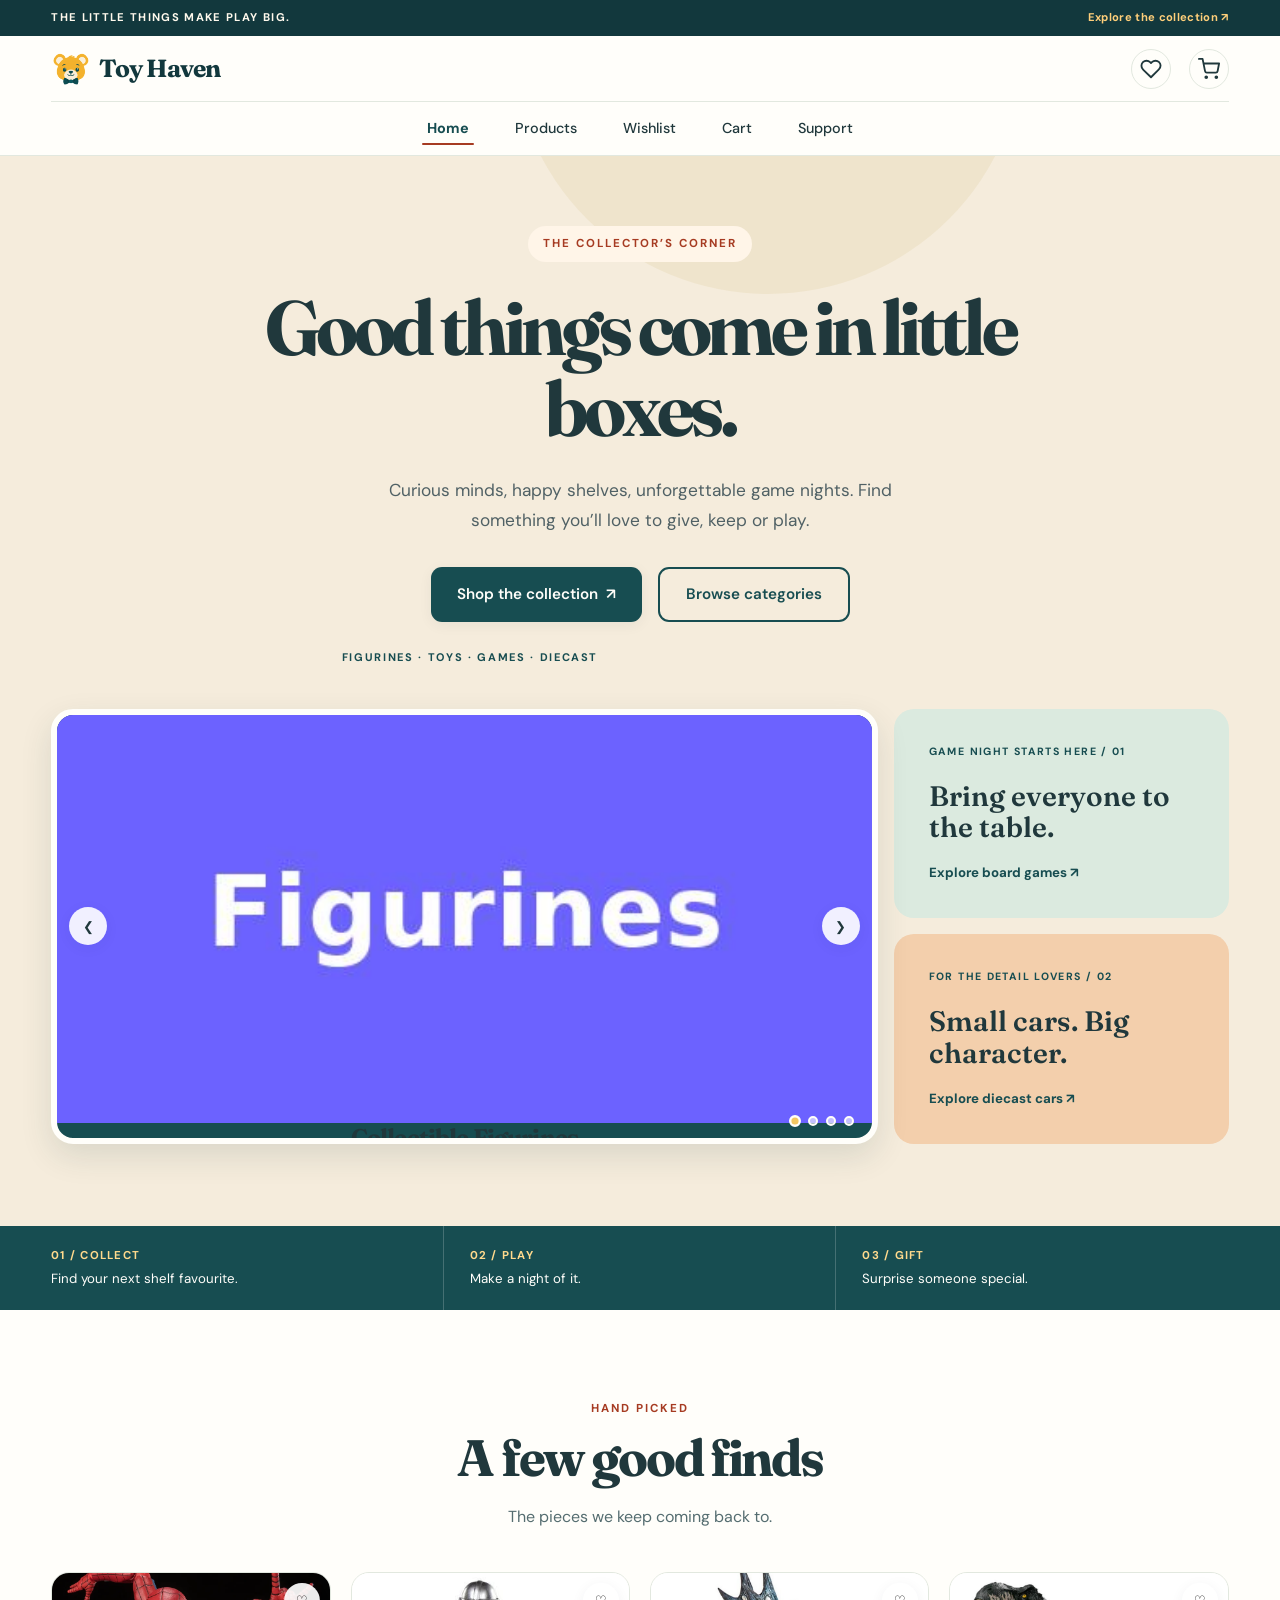
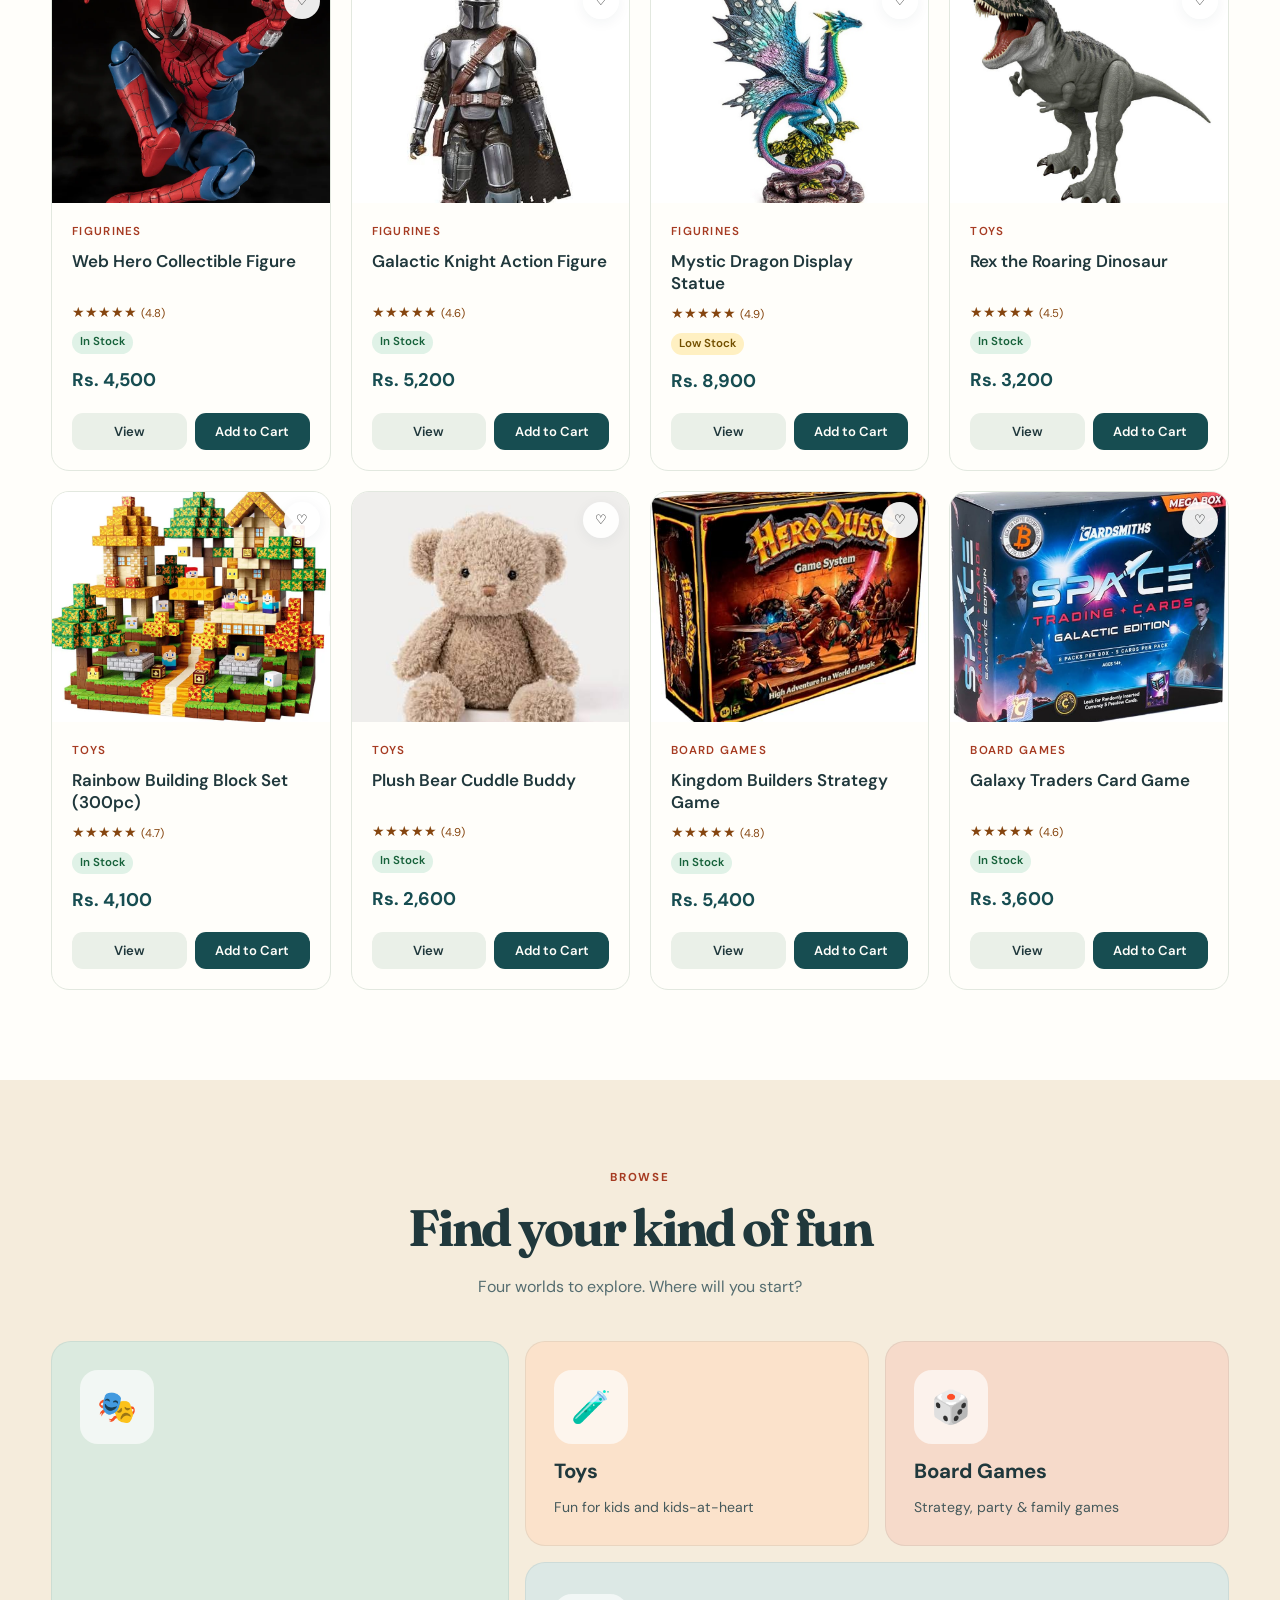
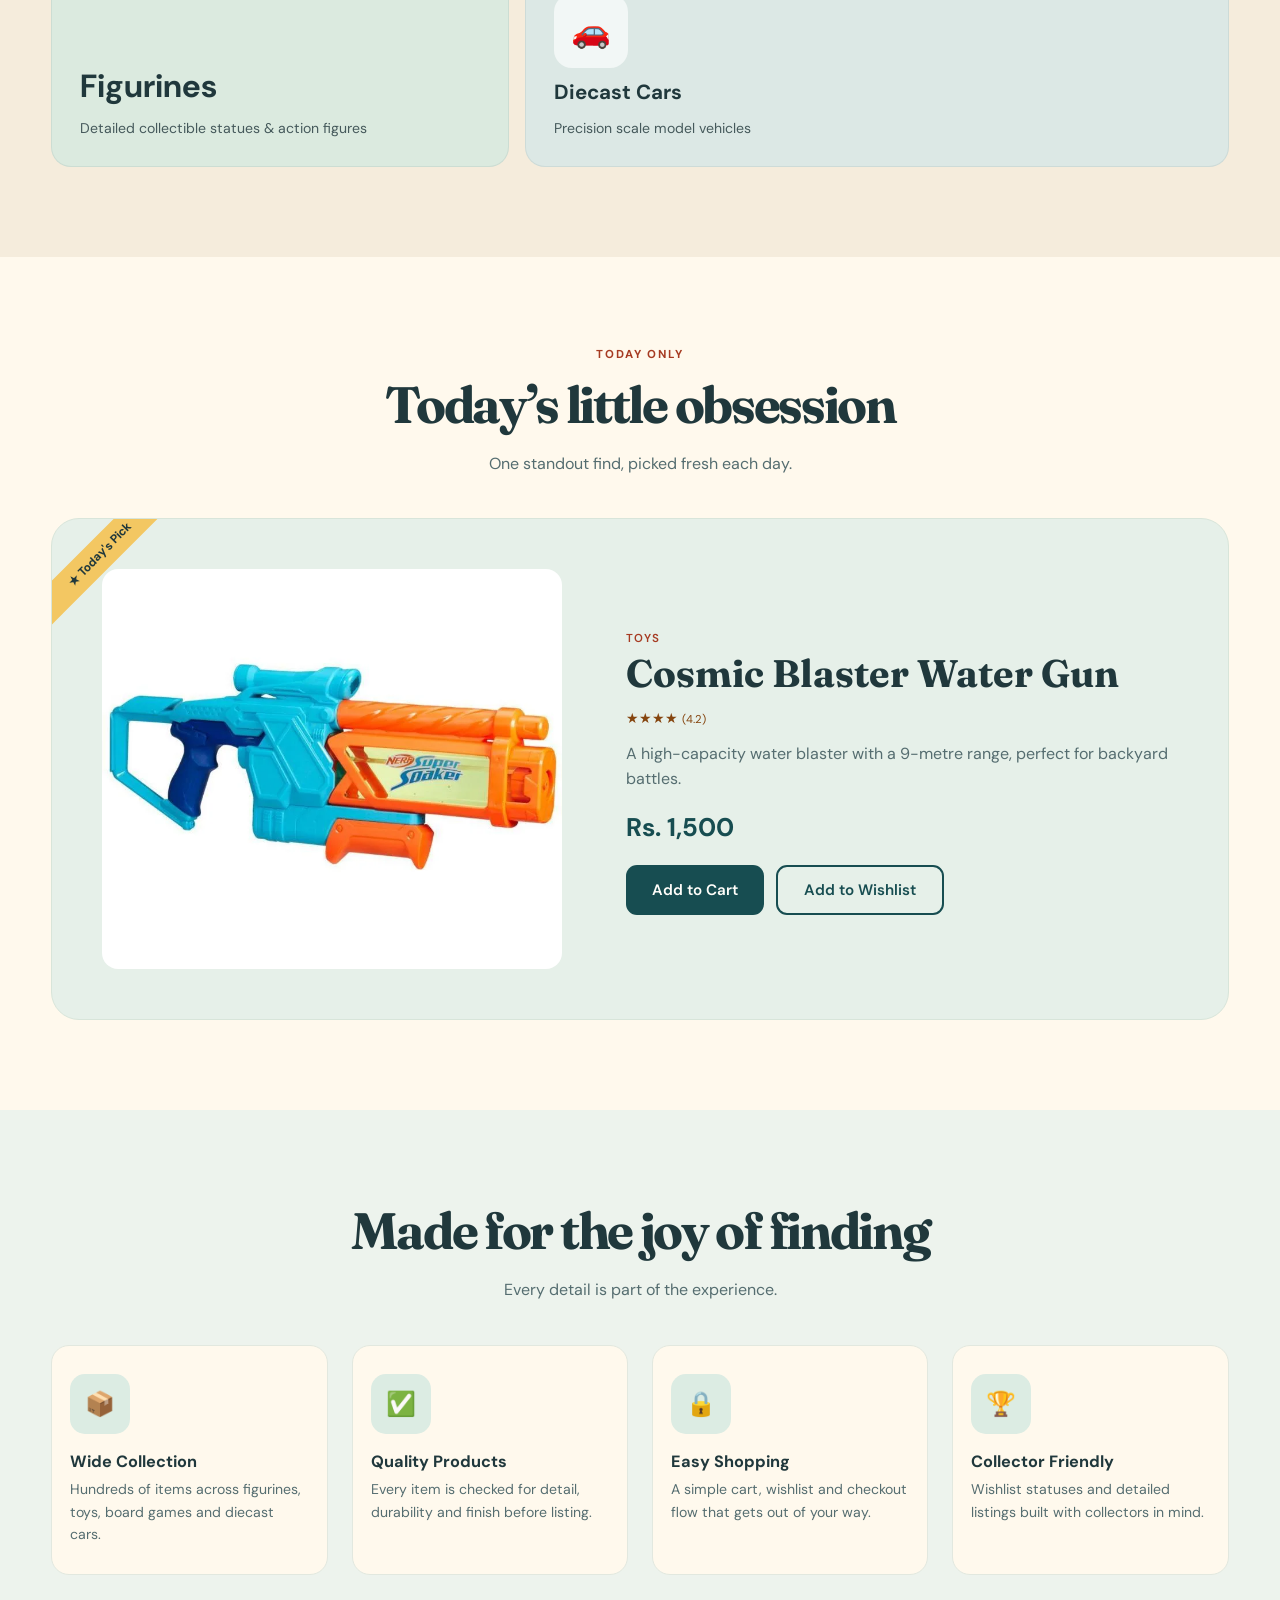
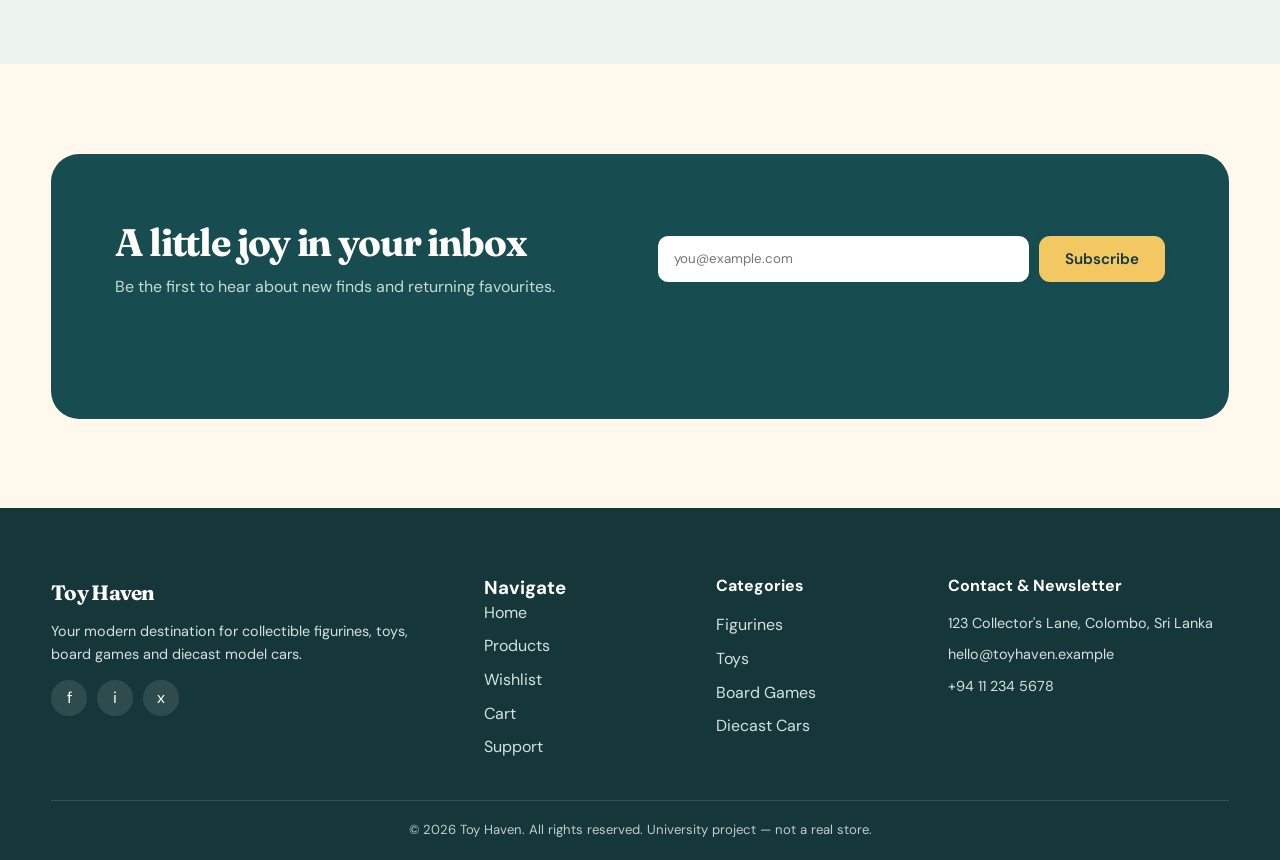
<file: index.html>
<!DOCTYPE html>
<html lang="en">
<head>
  <meta charset="UTF-8">
  <meta name="viewport" content="width=device-width, initial-scale=1.0">
  <title>Toy Haven | Figurines, Toys, Board Games &amp; Diecast Cars</title>
  <meta name="description" content="Toy Haven is a modern online store for collectible figurines, toys, board games and diecast model cars. Shop new arrivals, browse by category and build your collection.">
  <link rel="icon" href="favicon.ico">
  <link rel="manifest" href="manifest.json">
  <meta name="theme-color" content="#174d51">
  <link rel="preconnect" href="https://fonts.googleapis.com">
  <link rel="preconnect" href="https://fonts.gstatic.com" crossorigin>
  <link href="https://fonts.googleapis.com/css2?family=DM+Sans:wght@400;500;600;700&family=Fraunces:opsz,wght@9..144,600;9..144,700&display=swap" rel="stylesheet">
  <link rel="stylesheet" href="css/style.css">
  <link rel="stylesheet" href="css/redesign.css">
  <link rel="stylesheet" href="css/layout.css">
</head>
<body class="home-page">
  <a href="#main" class="skip-link">Skip to main content</a>

  <!-- ================= HEADER ================= -->
  <aside class="announcement-bar" aria-label="Store notice">
    <section class="container announcement-inner">
      <span>THE LITTLE THINGS MAKE PLAY BIG.</span>
      <a href="products.html">Explore the collection <span aria-hidden="true">↗</span></a>
    </section>
  </aside>

  <header class="site-header">
    <section class="container nav-wrapper">
      <a href="index.html" class="logo">
        <img src="images/logo.png" alt="Toy Haven logo" onerror="this.onerror=null;this.src='https://placehold.co/40x40/174d51/FFFFFF?text=TH';">
        Toy Haven
      </a>

      <nav class="nav-links" id="navLinks" aria-label="Primary">
        <a href="index.html">Home</a>
        <a href="products.html">Products</a>
        <a href="wishlist.html">Wishlist</a>
        <a href="cart.html">Cart</a>
        <a href="feedback.html">Support</a>
      </nav>

      <section class="nav-icons">
        <a href="wishlist.html" class="nav-icon-link" aria-label="View wishlist">
          <svg viewBox="0 0 24 24" fill="none" stroke-width="2" stroke-linecap="round" stroke-linejoin="round"><path d="M20.8 4.6a5.5 5.5 0 0 0-7.8 0L12 5.6l-1-1a5.5 5.5 0 0 0-7.8 7.8l1 1L12 21l7.8-7.8 1-1a5.5 5.5 0 0 0 0-7.8z"></path></svg>
          <span class="badge wishlist-count">0</span>
        </a>
        <a href="cart.html" class="nav-icon-link" aria-label="View shopping cart">
          <svg viewBox="0 0 24 24" fill="none" stroke-width="2" stroke-linecap="round" stroke-linejoin="round"><circle cx="9" cy="21" r="1"></circle><circle cx="20" cy="21" r="1"></circle><path d="M1 1h4l2.68 13.39a2 2 0 0 0 2 1.61h9.72a2 2 0 0 0 2-1.61L23 6H6"></path></svg>
          <span class="badge cart-count">0</span>
        </a>
        <button class="hamburger" aria-label="Toggle navigation menu" aria-expanded="false" aria-controls="navLinks">
          <span></span><span></span><span></span>
        </button>
      </section>
    </section>
  </header>

  <main id="main">
    <!-- ================= HERO ================= -->
    <section class="hero">
      <section class="container hero-grid">
        <section class="hero-content">
          <span class="eyebrow" style="color:var(--accent)">THE COLLECTOR’S CORNER</span>
          <h1>Good things come in little boxes.</h1>
          <p>Curious minds, happy shelves, unforgettable game nights. Find something you’ll love to give, keep or play.</p>
          <section class="hero-actions">
            <a href="products.html" class="btn btn-primary">Shop the collection <span aria-hidden="true">↗</span></a>
            <a href="#categories" class="btn btn-outline">Browse categories</a>
          </section>
          <p class="hero-footnote">FIGURINES · TOYS · GAMES · DIECAST</p>
        </section>

        <section class="hero-showcase">
          <section class="slider" aria-roledescription="carousel" aria-label="Featured categories">
            <section class="slide active">
              <img src="images/banner1.jpg" alt="Collectible figurines on display" onerror="this.onerror=null;this.src='https://placehold.co/500x400/174d51/FFFFFF?text=Figurines';">
              <h2>Collectible Figurines</h2>
            </section>
            <section class="slide">
              <img src="images/banner2.jpg" alt="Assorted toys for all ages" onerror="this.onerror=null;this.src='https://placehold.co/500x400/d75d3d/FFFFFF?text=Toys';">
              <h3>Toys for Every Age</h3>
            </section>
            <section class="slide">
              <img src="images/banner3.jpg" alt="Board games ready to play" onerror="this.onerror=null;this.src='https://placehold.co/500x400/f3c762/22223B?text=Board+Games';">
              <h3>Board Game Nights</h3>
            </section>
            <section class="slide">
              <img src="images/banner4.jpg" alt="Diecast model cars in detail" onerror="this.onerror=null;this.src='https://placehold.co/500x400/20383c/FFFFFF?text=Diecast+Cars';">
              <h3>Diecast Model Cars</h3>
            </section>
  
            <section class="slider-controls">
              <button class="slider-btn prev" aria-label="Previous slide">&#10094;</button>
              <button class="slider-btn next" aria-label="Next slide">&#10095;</button>
            </section>
            <section class="slider-dots"></section>
          </section>
          <aside class="showcase-side" aria-label="Explore more collections">
            <a class="showcase-card" href="products.html?category=Board%20Games">
              <span>GAME NIGHT STARTS HERE / 01</span>
              <strong>Bring everyone to the table.</strong>
              <small>Explore board games ↗</small>
            </a>
            <a class="showcase-card" href="products.html?category=Diecast%20Cars">
              <span>FOR THE DETAIL LOVERS / 02</span>
              <strong>Small cars. Big character.</strong>
              <small>Explore diecast cars ↗</small>
            </a>
          </aside>
        </section>
      </section>
    </section>

    <section class="discovery-strip" aria-label="What you will find">
      <section class="container discovery-grid">
        <p><strong>01 / COLLECT</strong> Find your next shelf favourite.</p>
        <p><strong>02 / PLAY</strong> Make a night of it.</p>
        <p><strong>03 / GIFT</strong> Surprise someone special.</p>
      </section>
    </section>

    <!-- ================= FEATURED PRODUCTS ================= -->
    <section class="section" style="background:var(--white)">
      <section class="container">
        <span class="eyebrow" style="display:block;text-align:center">Hand Picked</span>
        <h2 class="section-title">A few good finds</h2>
        <p class="section-subtitle">The pieces we keep coming back to.</p>

        <section class="product-grid" id="featuredProductsGrid">
          <!-- Rendered by main.js -->
        </section>
      </section>
    </section>

    <!-- ================= CATEGORIES ================= -->
    <section class="section" id="categories">
      <section class="container">
        <span class="eyebrow" style="display:block;text-align:center">Browse</span>
        <h2 class="section-title">Find your kind of fun</h2>
        <p class="section-subtitle">Four worlds to explore. Where will you start?</p>

        <section class="category-grid">
          <section class="category-card reveal" data-category-link="Figurines">
            <section class="category-icon">&#127917;</section>
            <h3>Figurines</h3>
            <p>Detailed collectible statues &amp; action figures</p>
          </section>
          <section class="category-card reveal" data-category-link="Toys">
            <section class="category-icon">&#129514;</section>
            <h3>Toys</h3>
            <p>Fun for kids and kids-at-heart</p>
          </section>
          <section class="category-card reveal" data-category-link="Board Games">
            <section class="category-icon">&#127922;</section>
            <h3>Board Games</h3>
            <p>Strategy, party &amp; family games</p>
          </section>
          <section class="category-card reveal" data-category-link="Diecast Cars">
            <section class="category-icon">&#128663;</section>
            <h3>Diecast Cars</h3>
            <p>Precision scale model vehicles</p>
          </section>
        </section>
      </section>
    </section>

    <!-- ================= PRODUCT OF THE DAY ================= -->
    <section class="section">
      <section class="container">
        <span class="eyebrow" style="display:block;text-align:center">Today Only</span>
        <h2 class="section-title">Today’s little obsession</h2>
        <p class="section-subtitle">One standout find, picked fresh each day.</p>

        <section class="potd reveal" id="productOfTheDay">
          <!-- Rendered by main.js -->
        </section>
      </section>
    </section>

    <!-- ================= WHY CHOOSE US ================= -->
    <section class="section benefits-section">
      <section class="container">
        <h2 class="section-title">Made for the joy of finding</h2>
        <p class="section-subtitle">Every detail is part of the experience.</p>

        <section class="benefits-grid">
          <section class="benefit-card reveal">
            <section class="benefit-icon">&#128230;</section>
            <h3>Wide Collection</h3>
            <p>Hundreds of items across figurines, toys, board games and diecast cars.</p>
          </section>
          <section class="benefit-card reveal">
            <section class="benefit-icon">&#9989;</section>
            <h3>Quality Products</h3>
            <p>Every item is checked for detail, durability and finish before listing.</p>
          </section>
          <section class="benefit-card reveal">
            <section class="benefit-icon">&#128274;</section>
            <h3>Easy Shopping</h3>
            <p>A simple cart, wishlist and checkout flow that gets out of your way.</p>
          </section>
          <section class="benefit-card reveal">
            <section class="benefit-icon">&#127942;</section>
            <h3>Collector Friendly</h3>
            <p>Wishlist statuses and detailed listings built with collectors in mind.</p>
          </section>
        </section>
      </section>
    </section>

    <!-- ================= NEWSLETTER ================= -->
    <section class="section">
      <section class="container">
        <section class="newsletter reveal">
          <h2>A little joy in your inbox</h2>
          <p>Be the first to hear about new finds and returning favourites.</p>
          <form id="newsletterForm" class="newsletter-form" novalidate>
            <label for="newsletterEmail" class="visually-hidden">Email address</label>
            <input type="email" id="newsletterEmail" name="email" placeholder="you@example.com" required>
            <button type="submit" class="btn btn-primary">Subscribe</button>
          </form>
          <p class="form-message" role="status" aria-live="polite"></p>
        </section>
      </section>
    </section>
  </main>

  <!-- ================= FOOTER ================= -->
  <footer class="site-footer">
    <section class="container">
      <section class="footer-grid">
        <section class="footer-col">
          <span class="footer-logo">Toy Haven</span>
          <p>Your modern destination for collectible figurines, toys, board games and diecast model cars.</p>
          <section class="social-icons">
            <a href="#" aria-label="Toy Haven on Facebook">f</a>
            <a href="#" aria-label="Toy Haven on Instagram">i</a>
            <a href="#" aria-label="Toy Haven on X">x</a>
          </section>
        </section>
        <section class="footer-col">
          <h3>Navigate</h3>
          <ul>
            <li><a href="index.html">Home</a></li>
            <li><a href="products.html">Products</a></li>
            <li><a href="wishlist.html">Wishlist</a></li>
            <li><a href="cart.html">Cart</a></li>
            <li><a href="feedback.html">Support</a></li>
          </ul>
        </section>
        <section class="footer-col">
          <h4>Categories</h4>
          <ul>
            <li><a href="products.html?category=Figurines">Figurines</a></li>
            <li><a href="products.html?category=Toys">Toys</a></li>
            <li><a href="products.html?category=Board%20Games">Board Games</a></li>
            <li><a href="products.html?category=Diecast%Cars">Diecast Cars</a></li>
          </ul>
        </section>
        <section class="footer-col">
          <h4>Contact &amp; Newsletter</h4>
          <p>123 Collector's Lane, Colombo, Sri Lanka</p>
          <p>hello@toyhaven.example</p>
          <p>+94 11 234 5678</p>
        </section>
      </section>
      <section class="footer-bottom">
        &copy; <span id="currentYear"></span> Toy Haven. All rights reserved. University project — not a real store.
      </section>
    </section>
  </footer>

  <script src="js/main.js"></script>
  <script src="js/products.js"></script>
</body>
</html>
</file>
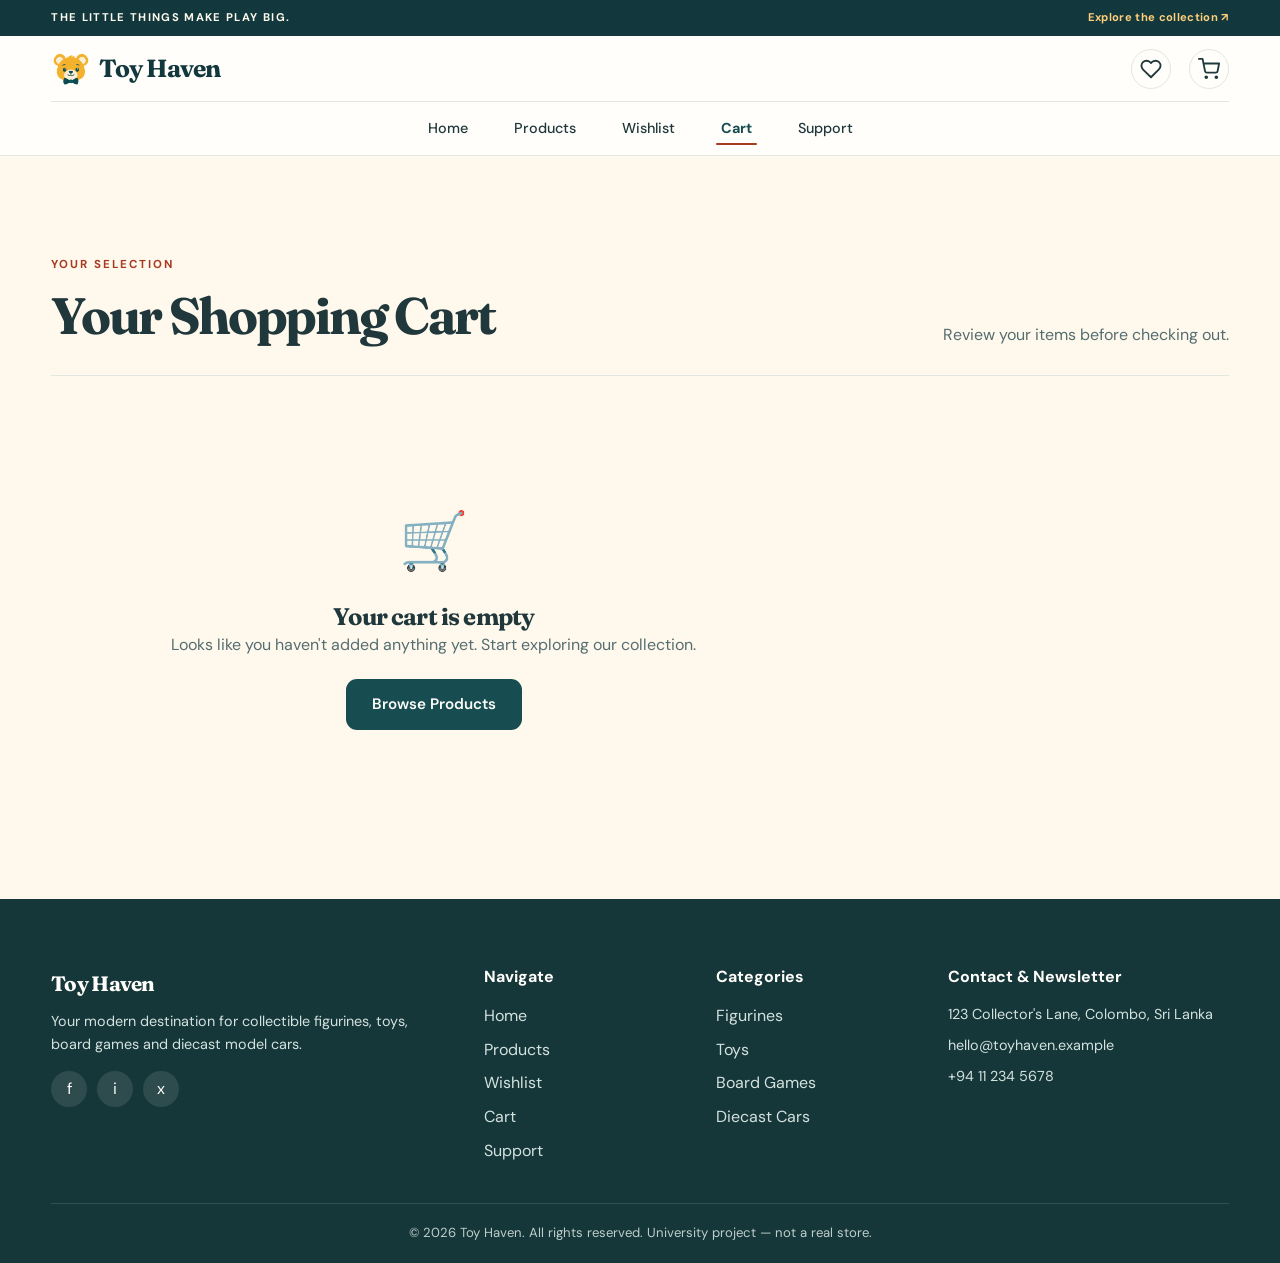
<file: cart.html>
<!DOCTYPE html>
<html lang="en">
<head>
  <meta charset="UTF-8">
  <meta name="viewport" content="width=device-width, initial-scale=1.0">
  <title>Your Cart | Toy Haven</title>
  <meta name="description" content="Review the items in your Toy Haven shopping cart, update quantities and proceed to checkout.">
  <link rel="icon" href="favicon.ico">
  <link rel="manifest" href="manifest.json">
  <meta name="theme-color" content="#174d51">
  <link rel="preconnect" href="https://fonts.googleapis.com">
  <link rel="preconnect" href="https://fonts.gstatic.com" crossorigin>
  <link href="https://fonts.googleapis.com/css2?family=DM+Sans:wght@400;500;600;700&family=Fraunces:opsz,wght@9..144,600;9..144,700&display=swap" rel="stylesheet">
  <link rel="stylesheet" href="css/style.css">
  <link rel="stylesheet" href="css/redesign.css">
  <link rel="stylesheet" href="css/layout.css">
</head>
<body class="inner-page">
  <a href="#main" class="skip-link">Skip to main content</a>

  <aside class="announcement-bar" aria-label="Store notice">
    <section class="container announcement-inner">
      <span>THE LITTLE THINGS MAKE PLAY BIG.</span>
      <a href="products.html">Explore the collection <span aria-hidden="true">↗</span></a>
    </section>
  </aside>

  <header class="site-header">
    <section class="container nav-wrapper">
      <a href="index.html" class="logo">
        <img src="images/logo.png" alt="Toy Haven logo" onerror="this.onerror=null;this.src='https://placehold.co/40x40/174d51/FFFFFF?text=TH';">
        Toy Haven
      </a>
      <nav class="nav-links" id="navLinks" aria-label="Primary">
        <a href="index.html">Home</a>
        <a href="products.html">Products</a>
        <a href="wishlist.html">Wishlist</a>
        <a href="cart.html">Cart</a>
        <a href="feedback.html">Support</a>
      </nav>
      <section class="nav-icons">
        <a href="wishlist.html" class="nav-icon-link" aria-label="View wishlist">
          <svg viewBox="0 0 24 24" fill="none" stroke-width="2" stroke-linecap="round" stroke-linejoin="round"><path d="M20.8 4.6a5.5 5.5 0 0 0-7.8 0L12 5.6l-1-1a5.5 5.5 0 0 0-7.8 7.8l1 1L12 21l7.8-7.8 1-1a5.5 5.5 0 0 0 0-7.8z"></path></svg>
          <span class="badge wishlist-count">0</span>
        </a>
        <a href="cart.html" class="nav-icon-link" aria-label="View shopping cart">
          <svg viewBox="0 0 24 24" fill="none" stroke-width="2" stroke-linecap="round" stroke-linejoin="round"><circle cx="9" cy="21" r="1"></circle><circle cx="20" cy="21" r="1"></circle><path d="M1 1h4l2.68 13.39a2 2 0 0 0 2 1.61h9.72a2 2 0 0 0 2-1.61L23 6H6"></path></svg>
          <span class="badge cart-count">0</span>
        </a>
        <button class="hamburger" aria-label="Toggle navigation menu" aria-expanded="false" aria-controls="navLinks">
          <span></span><span></span><span></span>
        </button>
      </section>
    </section>
  </header>

  <main id="main">
    <section class="section">
      <section class="container">
        <section class="page-heading">
          <p class="page-kicker">YOUR SELECTION</p>
          <h1 class="section-title">Your Shopping Cart</h1>
          <p class="section-subtitle">Review your items before checking out.</p>
        </section>

        <section class="cart-layout">
          <section>
            <section id="cartItemsList"></section>

            <section class="empty-state" id="cartEmptyState" style="display:none">
              <section class="icon">&#128722;</section>
              <h2>Your cart is empty</h2>
              <p>Looks like you haven't added anything yet. Start exploring our collection.</p>
              <a href="products.html" class="btn btn-solid">Browse Products</a>
            </section>
          </section>

          <aside class="cart-summary" id="cartSummaryBox">
            <h3 style="margin-bottom:16px;">Order Summary</h3>
            <section class="summary-row"><span>Subtotal</span><span id="cartSubtotal">Rs. 0</span></section>
            <section class="summary-row"><span>Delivery</span><span id="cartDelivery">Rs. 0</span></section>
            <section class="summary-row total"><span>Total</span><span id="cartTotal">Rs. 0</span></section>
            <section style="display:flex;flex-direction:column;gap:10px;margin-top:20px;">
              <a href="checkout.html" class="btn btn-solid btn-block">Proceed to Checkout</a>
              <button id="clearCartBtn" class="btn btn-ghost btn-block" type="button">Clear Cart</button>
            </section>
          </aside>
        </section>
      </section>
    </section>
  </main>

  <footer class="site-footer">
    <section class="container">
      <section class="footer-grid">
        <section class="footer-col">
          <span class="footer-logo">Toy Haven</span>
          <p>Your modern destination for collectible figurines, toys, board games and diecast model cars.</p>
          <section class="social-icons">
            <a href="#" aria-label="Toy Haven on Facebook">f</a>
            <a href="#" aria-label="Toy Haven on Instagram">i</a>
            <a href="#" aria-label="Toy Haven on X">x</a>
          </section>
        </section>
        <section class="footer-col">
          <h4>Navigate</h4>
          <ul>
            <li><a href="index.html">Home</a></li>
            <li><a href="products.html">Products</a></li>
            <li><a href="wishlist.html">Wishlist</a></li>
            <li><a href="cart.html">Cart</a></li>
            <li><a href="feedback.html">Support</a></li>
          </ul>
        </section>
        <section class="footer-col">
          <h4>Categories</h4>
          <ul>
            <li><a href="products.html?category=Figurines">Figurines</a></li>
            <li><a href="products.html?category=Toys">Toys</a></li>
            <li><a href="products.html?category=Board%20Games">Board Games</a></li>
            <li><a href="products.html?category=Diecast%20Cars">Diecast Cars</a></li>
          </ul>
        </section>
        <section class="footer-col">
          <h4>Contact &amp; Newsletter</h4>
          <p>123 Collector's Lane, Colombo, Sri Lanka</p>
          <p>hello@toyhaven.example</p>
          <p>+94 11 234 5678</p>
        </section>
      </section>
      <section class="footer-bottom">
        &copy; <span id="currentYear"></span> Toy Haven. All rights reserved. University project — not a real store.
      </section>
    </section>
  </footer>

  <script src="js/main.js"></script>
  <script src="js/products.js"></script>
  <script src="js/cart.js"></script>
</body>
</html>
</file>
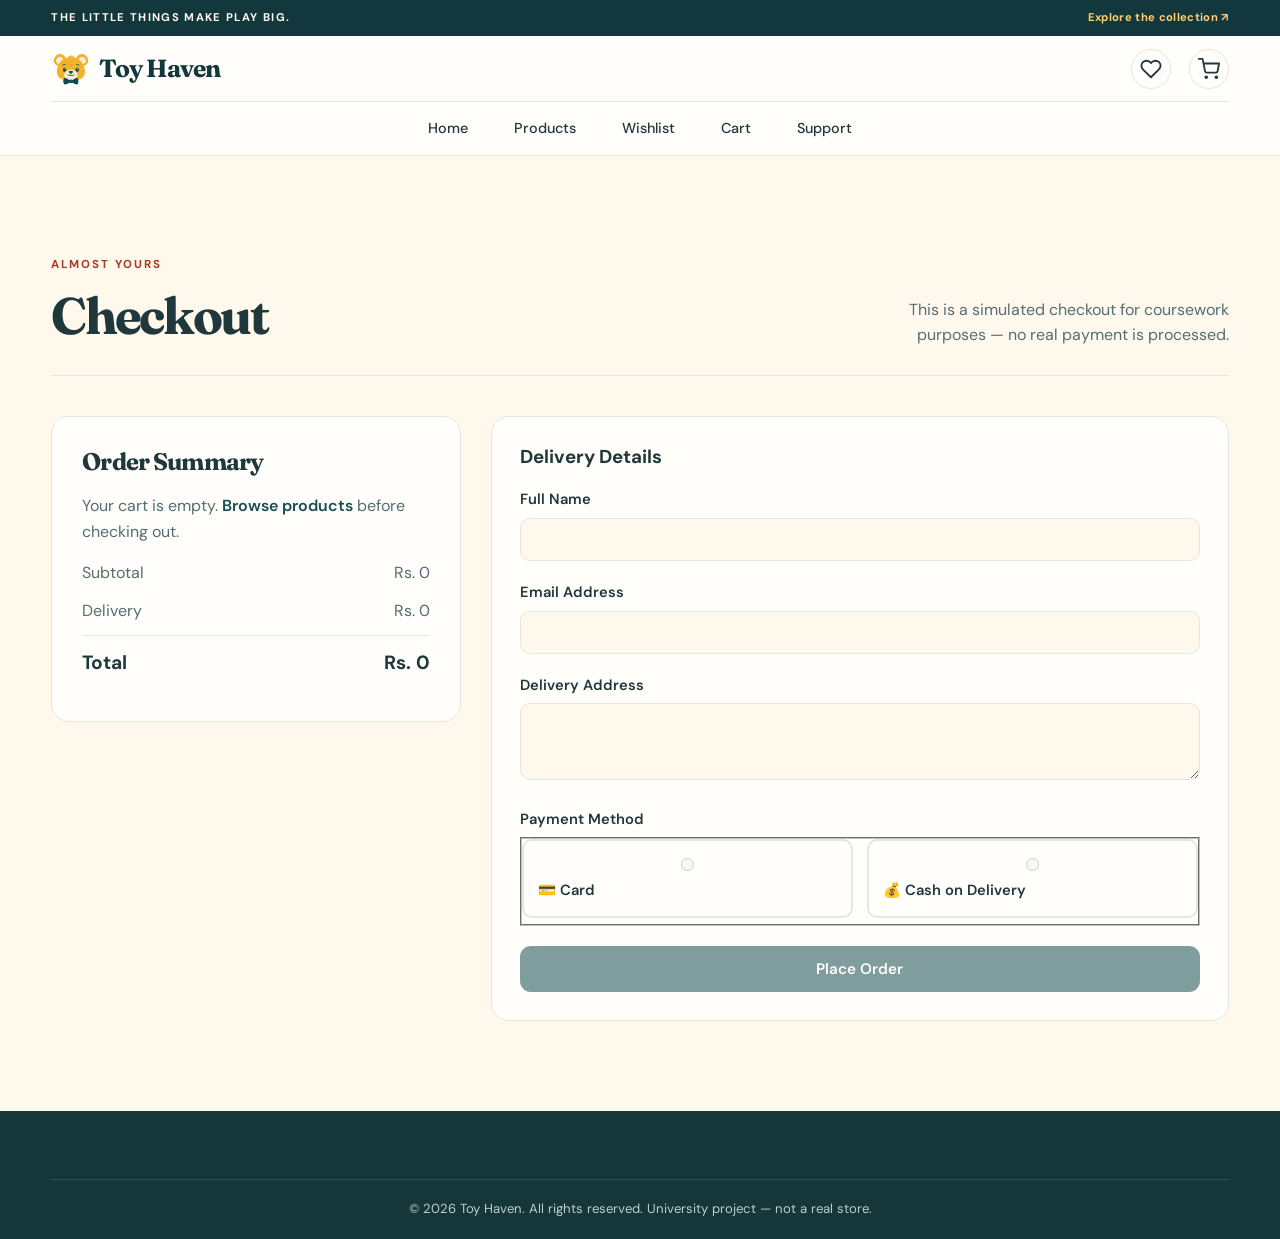
<file: checkout.html>
<!DOCTYPE html>
<html lang="en">
<head>
  <meta charset="UTF-8">
  <meta name="viewport" content="width=device-width, initial-scale=1.0">
  <title>Checkout | Toy Haven</title>
  <meta name="description" content="Complete your Toy Haven order — a simulated checkout for university coursework, no real payments are processed.">
  <link rel="icon" href="favicon.ico">
  <link rel="manifest" href="manifest.json">
  <meta name="theme-color" content="#174d51">
  <link rel="preconnect" href="https://fonts.googleapis.com">
  <link rel="preconnect" href="https://fonts.gstatic.com" crossorigin>
  <link href="https://fonts.googleapis.com/css2?family=DM+Sans:wght@400;500;600;700&family=Fraunces:opsz,wght@9..144,600;9..144,700&display=swap" rel="stylesheet">
  <link rel="stylesheet" href="css/style.css">
  <link rel="stylesheet" href="css/redesign.css">
  <link rel="stylesheet" href="css/layout.css">
</head>
<body class="inner-page">
  <a href="#main" class="skip-link">Skip to main content</a>

  <aside class="announcement-bar" aria-label="Store notice">
    <section class="container announcement-inner">
      <span>THE LITTLE THINGS MAKE PLAY BIG.</span>
      <a href="products.html">Explore the collection <span aria-hidden="true">↗</span></a>
    </section>
  </aside>

  <header class="site-header">
    <section class="container nav-wrapper">
      <a href="index.html" class="logo">
        <img src="images/logo.png" alt="Toy Haven logo" onerror="this.onerror=null;this.src='https://placehold.co/40x40/174d51/FFFFFF?text=TH';">
        Toy Haven
      </a>
      <nav class="nav-links" id="navLinks" aria-label="Primary">
        <a href="index.html">Home</a>
        <a href="products.html">Products</a>
        <a href="wishlist.html">Wishlist</a>
        <a href="cart.html">Cart</a>
        <a href="feedback.html">Support</a>
      </nav>
      <section class="nav-icons">
        <a href="wishlist.html" class="nav-icon-link" aria-label="View wishlist">
          <svg viewBox="0 0 24 24" fill="none" stroke-width="2" stroke-linecap="round" stroke-linejoin="round"><path d="M20.8 4.6a5.5 5.5 0 0 0-7.8 0L12 5.6l-1-1a5.5 5.5 0 0 0-7.8 7.8l1 1L12 21l7.8-7.8 1-1a5.5 5.5 0 0 0 0-7.8z"></path></svg>
          <span class="badge wishlist-count">0</span>
        </a>
        <a href="cart.html" class="nav-icon-link" aria-label="View shopping cart">
          <svg viewBox="0 0 24 24" fill="none" stroke-width="2" stroke-linecap="round" stroke-linejoin="round"><circle cx="9" cy="21" r="1"></circle><circle cx="20" cy="21" r="1"></circle><path d="M1 1h4l2.68 13.39a2 2 0 0 0 2 1.61h9.72a2 2 0 0 0 2-1.61L23 6H6"></path></svg>
          <span class="badge cart-count">0</span>
        </a>
        <button class="hamburger" aria-label="Toggle navigation menu" aria-expanded="false" aria-controls="navLinks">
          <span></span><span></span><span></span>
        </button>
      </section>
    </section>
  </header>

  <main id="main">
    <section class="section">
      <section class="container">
        <section class="page-heading">
          <p class="page-kicker">ALMOST YOURS</p>
          <h1 class="section-title">Checkout</h1>
          <p class="section-subtitle">This is a simulated checkout for coursework purposes — no real payment is processed.</p>
        </section>

        <section class="checkout-layout">
          <aside class="order-summary">
            <h2 style="margin-bottom:16px;">Order Summary</h2>
            <section class="order-summary-list" id="orderSummaryList"></section>
            <section class="summary-row"><span>Subtotal</span><span id="checkoutSubtotal">Rs. 0</span></section>
            <section class="summary-row"><span>Delivery</span><span id="checkoutDelivery">Rs. 0</span></section>
            <section class="summary-row total"><span>Total</span><span id="checkoutTotal">Rs. 0</span></section>
          </aside>

          <form class="checkout-form" id="checkoutForm" novalidate>
            <h3 style="margin-bottom:20px;">Delivery Details</h3>

            <section class="form-group">
              <label for="fullName">Full Name</label>
              <input type="text" id="fullName" name="fullName" autocomplete="name">
              <span class="error-msg" id="fullNameError"></span>
            </section>

            <section class="form-group">
              <label for="email">Email Address</label>
              <input type="email" id="email" name="email" autocomplete="email">
              <span class="error-msg" id="emailError"></span>
            </section>

            <section class="form-group">
              <label for="address">Delivery Address</label>
              <textarea id="address" name="address" rows="3" autocomplete="street-address"></textarea>
              <span class="error-msg" id="addressError"></span>
            </section>

            <section class="form-group">
              <label id="paymentLabel">Payment Method</label>
              <fieldset class="payment-options">
                <label class="payment-option">
                  <input type="radio" name="payment" value="Card">
                  <span>&#128179; Card</span>
                </label>
                <label class="payment-option">
                  <input type="radio" name="payment" value="Cash on Delivery">
                  <span>&#128176; Cash on Delivery</span>
                </label>
              </fieldset>
              <span class="error-msg" id="paymentError">Please select a payment method.</span>
            </section>

            <button type="submit" class="btn btn-solid btn-block">Place Order</button>
          </form>
        </section>
      </section>
    </section>
  </main>

  <!-- SUCCESS OVERLAY -->
  <section class="success-overlay" id="successOverlay">
    <section class="success-box">
      <section class="success-check">&#10003;</section>
      <h2>Order Placed!</h2>
      <p>Thank you for shopping with Toy Haven.</p>
      <p class="order-number">Order #: <span id="orderNumberDisplay"></span></p>
      <a href="index.html" class="btn btn-solid btn-block">Return to Home</a>
    </section>
  </section>

  <footer class="site-footer">
    <section class="container">
      <section class="footer-bottom">
        &copy; <span id="currentYear"></span> Toy Haven. All rights reserved. University project — not a real store.
      </section>
    </section>
  </footer>

  <script src="js/main.js"></script>
  <script src="js/products.js"></script>
  <script src="js/checkout.js"></script>
</body>
</html>
</file>
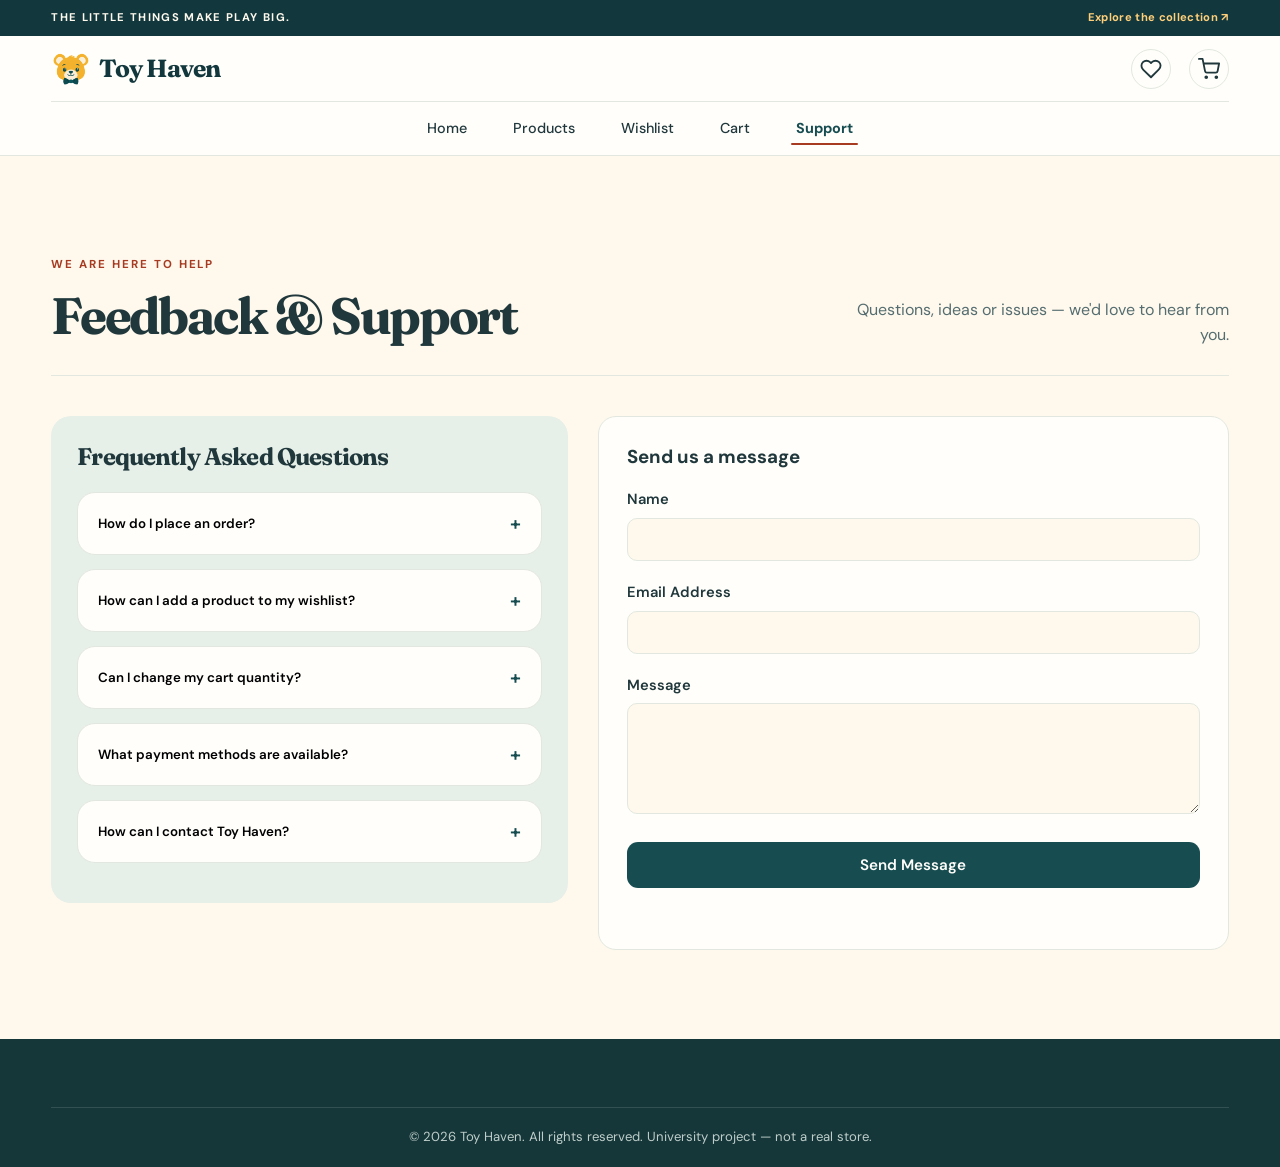
<file: feedback.html>
<!DOCTYPE html>
<html lang="en">
<head>
  <meta charset="UTF-8">
  <meta name="viewport" content="width=device-width, initial-scale=1.0">
  <title>Feedback &amp; Support | Toy Haven</title>
  <meta name="description" content="Get in touch with Toy Haven support or send feedback. Browse frequently asked questions about orders, wishlists and payments.">
  <link rel="icon" href="favicon.ico">
  <link rel="manifest" href="manifest.json">
  <meta name="theme-color" content="#174d51">
  <link rel="preconnect" href="https://fonts.googleapis.com">
  <link rel="preconnect" href="https://fonts.gstatic.com" crossorigin>
  <link href="https://fonts.googleapis.com/css2?family=DM+Sans:wght@400;500;600;700&family=Fraunces:opsz,wght@9..144,600;9..144,700&display=swap" rel="stylesheet">
  <link rel="stylesheet" href="css/style.css">
  <link rel="stylesheet" href="css/redesign.css">
  <link rel="stylesheet" href="css/layout.css">
</head>
<body class="inner-page">
  <a href="#main" class="skip-link">Skip to main content</a>

  <aside class="announcement-bar" aria-label="Store notice">
    <section class="container announcement-inner">
      <span>THE LITTLE THINGS MAKE PLAY BIG.</span>
      <a href="products.html">Explore the collection <span aria-hidden="true">↗</span></a>
    </section>
  </aside>

  <header class="site-header">
    <section class="container nav-wrapper">
      <a href="index.html" class="logo">
        <img src="images/logo.png" alt="Toy Haven logo" onerror="this.onerror=null;this.src='https://placehold.co/40x40/174d51/FFFFFF?text=TH';">
        Toy Haven
      </a>
      <nav class="nav-links" id="navLinks" aria-label="Primary">
        <a href="index.html">Home</a>
        <a href="products.html">Products</a>
        <a href="wishlist.html">Wishlist</a>
        <a href="cart.html">Cart</a>
        <a href="feedback.html">Support</a>
      </nav>
      <section class="nav-icons">
        <a href="wishlist.html" class="nav-icon-link" aria-label="View wishlist">
          <svg viewBox="0 0 24 24" fill="none" stroke-width="2" stroke-linecap="round" stroke-linejoin="round"><path d="M20.8 4.6a5.5 5.5 0 0 0-7.8 0L12 5.6l-1-1a5.5 5.5 0 0 0-7.8 7.8l1 1L12 21l7.8-7.8 1-1a5.5 5.5 0 0 0 0-7.8z"></path></svg>
          <span class="badge wishlist-count">0</span>
        </a>
        <a href="cart.html" class="nav-icon-link" aria-label="View shopping cart">
          <svg viewBox="0 0 24 24" fill="none" stroke-width="2" stroke-linecap="round" stroke-linejoin="round"><circle cx="9" cy="21" r="1"></circle><circle cx="20" cy="21" r="1"></circle><path d="M1 1h4l2.68 13.39a2 2 0 0 0 2 1.61h9.72a2 2 0 0 0 2-1.61L23 6H6"></path></svg>
          <span class="badge cart-count">0</span>
        </a>
        <button class="hamburger" aria-label="Toggle navigation menu" aria-expanded="false" aria-controls="navLinks">
          <span></span><span></span><span></span>
        </button>
      </section>
    </section>
  </header>

  <main id="main">
    <section class="section">
      <section class="container">
        <section class="page-heading">
          <p class="page-kicker">WE ARE HERE TO HELP</p>
          <h1 class="section-title">Feedback &amp; Support</h1>
          <p class="section-subtitle">Questions, ideas or issues — we'd love to hear from you.</p>
        </section>

        <section class="feedback-layout">
          <section>
            <h2 style="margin-bottom:20px;">Frequently Asked Questions</h2>

            <section class="faq-item">
              <button class="faq-question" aria-expanded="false">How do I place an order?<span class="icon">+</span></button>
              <section class="faq-answer"><p>Add products to your cart from the Products page, then go to Cart and select Proceed to Checkout to fill in your delivery details and confirm.</p></section>
            </section>

            <section class="faq-item">
              <button class="faq-question" aria-expanded="false">How can I add a product to my wishlist?<span class="icon">+</span></button>
              <section class="faq-answer"><p>Click the heart icon on any product card or inside the product details view to add it to your wishlist with an "Interested" status.</p></section>
            </section>

            <section class="faq-item">
              <button class="faq-question" aria-expanded="false">Can I change my cart quantity?<span class="icon">+</span></button>
              <section class="faq-answer"><p>Yes. Use the plus and minus buttons or type a value directly in the quantity box on the Cart page. Quantity cannot go below 1.</p></section>
            </section>

            <section class="faq-item">
              <button class="faq-question" aria-expanded="false">What payment methods are available?<span class="icon">+</span></button>
              <section class="faq-answer"><p>Toy Haven's checkout is a simulation for coursework purposes and supports Card and Cash on Delivery as example options.</p></section>
            </section>

            <section class="faq-item">
              <button class="faq-question" aria-expanded="false">How can I contact Toy Haven?<span class="icon">+</span></button>
              <section class="faq-answer"><p>Use the feedback form on this page, or reach us at hello@toyhaven.example / +94 11 234 5678.</p></section>
            </section>
          </section>

          <form class="checkout-form" id="feedbackForm" novalidate>
            <h3 style="margin-bottom:20px;">Send us a message</h3>

            <section class="form-group">
              <label for="feedbackName">Name</label>
              <input type="text" id="feedbackName" name="name" autocomplete="name">
              <span class="error-msg" id="feedbackNameError"></span>
            </section>

            <section class="form-group">
              <label for="feedbackEmail">Email Address</label>
              <input type="email" id="feedbackEmail" name="email" autocomplete="email">
              <span class="error-msg" id="feedbackEmailError"></span>
            </section>

            <section class="form-group">
              <label for="feedbackMessage">Message</label>
              <textarea id="feedbackMessage" name="message" rows="5"></textarea>
              <span class="error-msg" id="feedbackMessageError"></span>
            </section>

            <button type="submit" class="btn btn-solid btn-block">Send Message</button>
            <p class="form-message success" id="feedbackConfirmation" role="status" aria-live="polite" style="margin-top:14px;color:var(--success);"></p>
          </form>
        </section>
      </section>
    </section>
  </main>

  <footer class="site-footer">
    <section class="container">
      <section class="footer-bottom">
        &copy; <span id="currentYear"></span> Toy Haven. All rights reserved. University project — not a real store.
      </section>
    </section>
  </footer>

  <script src="js/main.js"></script>
  <script src="js/products.js"></script>
  <script src="js/feedback.js"></script>
</body>
</html>
</file>
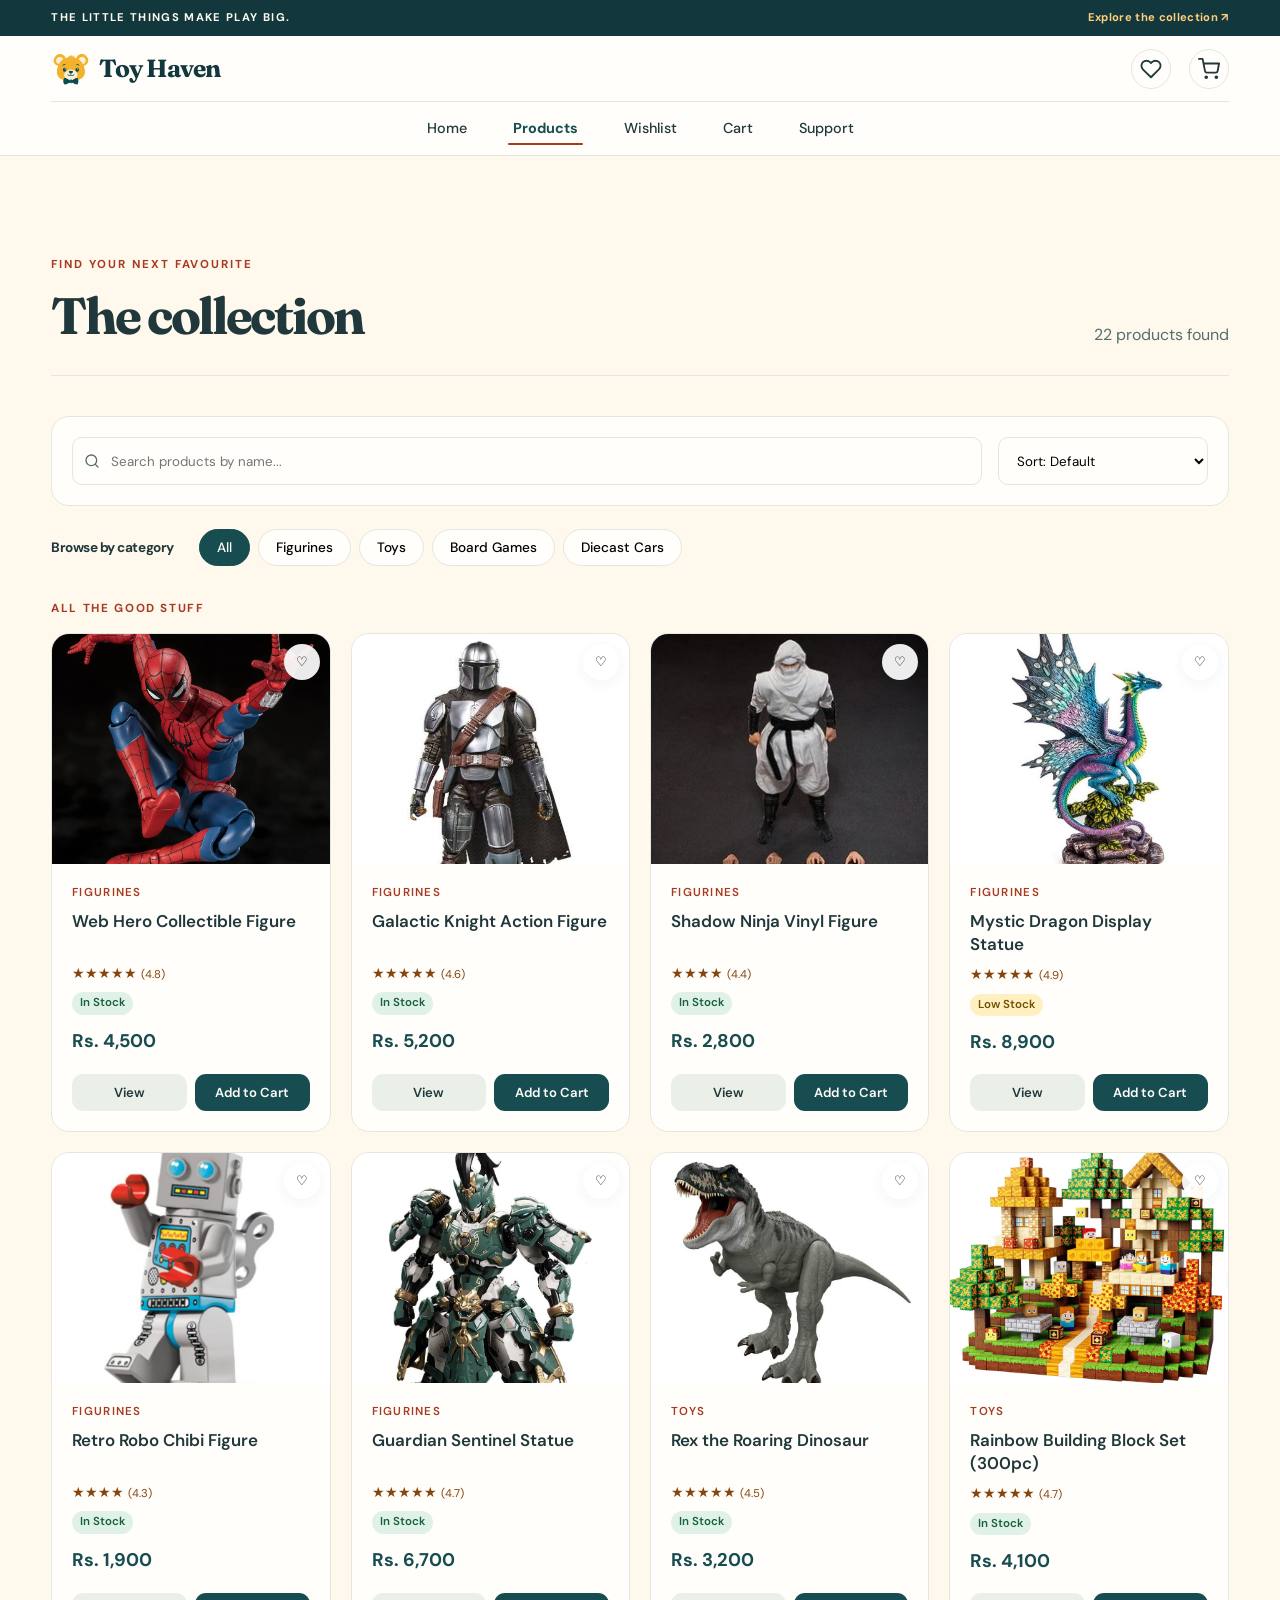
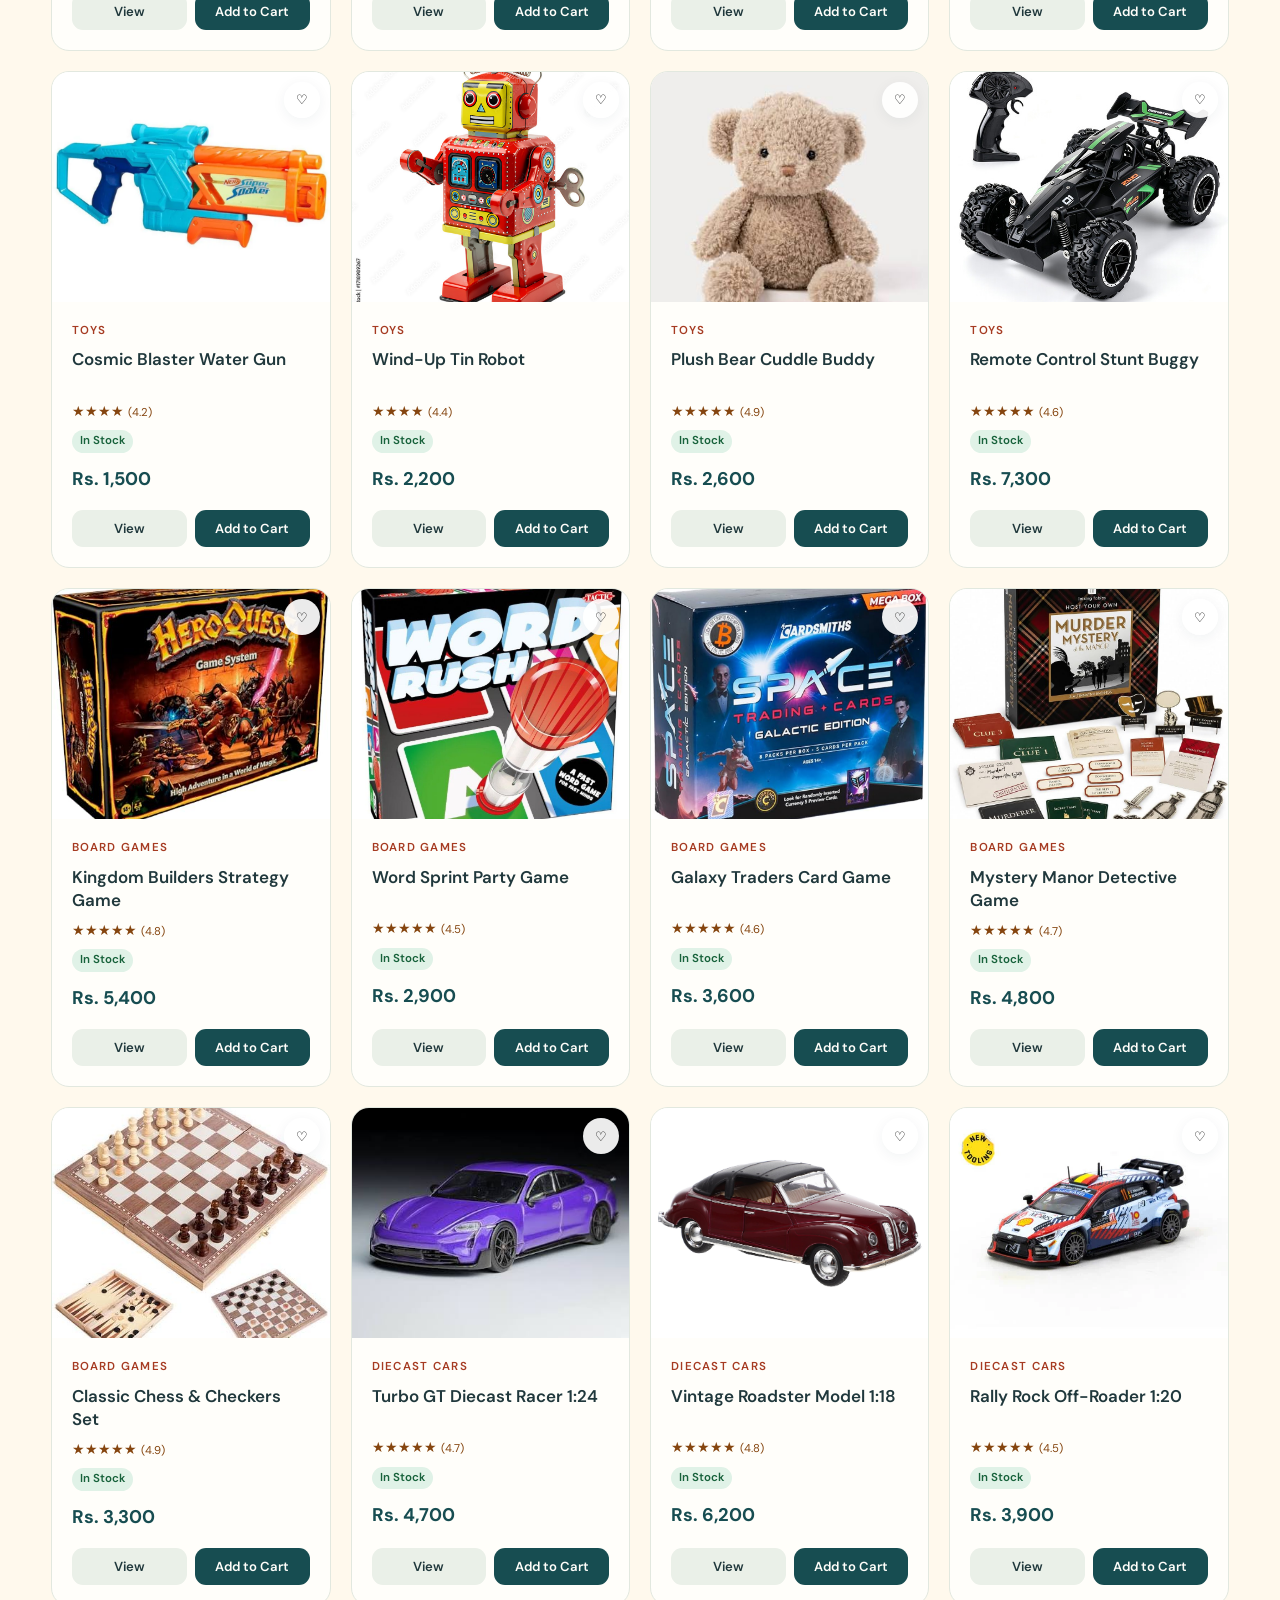
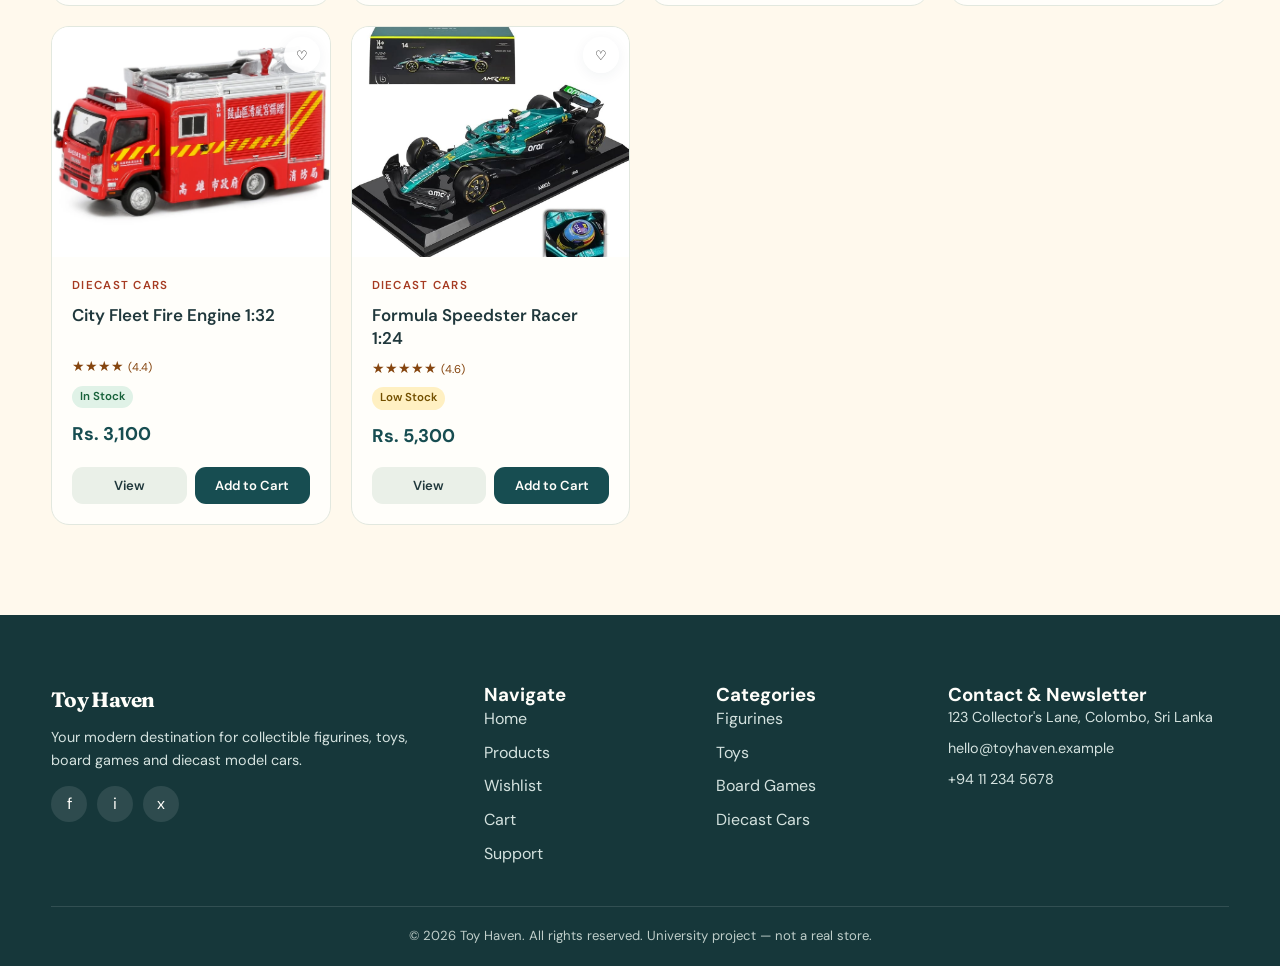
<file: products.html>
<!DOCTYPE html>
<html lang="en">
<head>
  <meta charset="UTF-8">
  <meta name="viewport" content="width=device-width, initial-scale=1.0">
  <title>The collection | Toy Haven</title>
  <meta name="description" content="Discover something worth bringing home.: figurines, toys, board games and diecast cars. Search, filter by category and sort by price, name or rating.">
  <link rel="icon" href="favicon.ico">
  <link rel="manifest" href="manifest.json">
  <meta name="theme-color" content="#174d51">
  <link rel="preconnect" href="https://fonts.googleapis.com">
  <link rel="preconnect" href="https://fonts.gstatic.com" crossorigin>
  <link href="https://fonts.googleapis.com/css2?family=DM+Sans:wght@400;500;600;700&family=Fraunces:opsz,wght@9..144,600;9..144,700&display=swap" rel="stylesheet">
  <link rel="stylesheet" href="css/style.css">
  <link rel="stylesheet" href="css/redesign.css">
  <link rel="stylesheet" href="css/layout.css">
</head>
<body class="inner-page">
  <a href="#main" class="skip-link">Skip to main content</a>

  <aside class="announcement-bar" aria-label="Store notice">
    <section class="container announcement-inner">
      <span>THE LITTLE THINGS MAKE PLAY BIG.</span>
      <a href="products.html">Explore the collection <span aria-hidden="true">↗</span></a>
    </section>
  </aside>

  <header class="site-header">
    <section class="container nav-wrapper">
      <a href="index.html" class="logo">
        <img src="images/logo.png" alt="Toy Haven logo" onerror="this.onerror=null;this.src='https://placehold.co/40x40/174d51/FFFFFF?text=TH';">
        Toy Haven
      </a>
      <nav class="nav-links" id="navLinks" aria-label="Primary">
        <a href="index.html">Home</a>
        <a href="products.html">Products</a>
        <a href="wishlist.html">Wishlist</a>
        <a href="cart.html">Cart</a>
        <a href="feedback.html">Support</a>
      </nav>
      <section class="nav-icons">
        <a href="wishlist.html" class="nav-icon-link" aria-label="View wishlist">
          <svg viewBox="0 0 24 24" fill="none" stroke-width="2" stroke-linecap="round" stroke-linejoin="round"><path d="M20.8 4.6a5.5 5.5 0 0 0-7.8 0L12 5.6l-1-1a5.5 5.5 0 0 0-7.8 7.8l1 1L12 21l7.8-7.8 1-1a5.5 5.5 0 0 0 0-7.8z"></path></svg>
          <span class="badge wishlist-count">0</span>
        </a>
        <a href="cart.html" class="nav-icon-link" aria-label="View shopping cart">
          <svg viewBox="0 0 24 24" fill="none" stroke-width="2" stroke-linecap="round" stroke-linejoin="round"><circle cx="9" cy="21" r="1"></circle><circle cx="20" cy="21" r="1"></circle><path d="M1 1h4l2.68 13.39a2 2 0 0 0 2 1.61h9.72a2 2 0 0 0 2-1.61L23 6H6"></path></svg>
          <span class="badge cart-count">0</span>
        </a>
        <button class="hamburger" aria-label="Toggle navigation menu" aria-expanded="false" aria-controls="navLinks">
          <span></span><span></span><span></span>
        </button>
      </section>
    </section>
  </header>

  <main id="main">
    <section class="section">
      <section class="container">
        <section class="page-heading">
          <p class="page-kicker">FIND YOUR NEXT FAVOURITE</p>
          <h1 class="section-title">The collection</h1>
          <p class="section-subtitle" id="resultsCount">Discover something worth bringing home.</p>
        </section>

        <section class="catalog-layout">
          <section class="catalog-toolbar" aria-label="Search and sort products">
            <section class="search-box">
            <svg viewBox="0 0 24 24" fill="none" stroke-width="2" stroke-linecap="round" stroke-linejoin="round"><circle cx="11" cy="11" r="8"></circle><path d="M21 21l-4.35-4.35"></path></svg>
            <label for="productSearch" class="visually-hidden">Search products</label>
            <input type="search" id="productSearch" placeholder="Search products by name...">
          </section>
            <section>
              <label for="sortSelect" class="visually-hidden">Sort products</label>
            <select id="sortSelect" class="sort-select">
              <option value="default">Sort: Default</option>
              <option value="price-asc">Price: Low to High</option>
              <option value="price-desc">Price: High to Low</option>
              <option value="name-asc">Name: A-Z</option>
              <option value="rating">Rating</option>
            </select>
          </section>
          </section>
          <section class="catalog-categories">
            <h2>Browse by category</h2>
            <section class="filter-buttons" role="group" aria-label="Filter by category">
            <button class="filter-btn active" data-category="All">All</button>
            <button class="filter-btn" data-category="Figurines">Figurines</button>
            <button class="filter-btn" data-category="Toys">Toys</button>
            <button class="filter-btn" data-category="Board Games">Board Games</button>
            <button class="filter-btn" data-category="Diecast Cars">Diecast Cars</button>
          </section>
          </section>
          <section class="catalog-results">
            <p class="catalog-caption">ALL THE GOOD STUFF</p>
            <section class="product-grid" id="productsGrid"></section>
            <section class="no-results" id="noResults" style="display:none">
              <p>No products matched your search. Try a different keyword or category.</p>
            </section>
          </section>
        </section>
      </section>
    </section>
  </main>

  <footer class="site-footer">
    <section class="container">
      <section class="footer-grid">
        <section class="footer-col">
          <span class="footer-logo">Toy Haven</span>
          <p>Your modern destination for collectible figurines, toys, board games and diecast model cars.</p>
          <section class="social-icons">
            <a href="#" aria-label="Toy Haven on Facebook">f</a>
            <a href="#" aria-label="Toy Haven on Instagram">i</a>
            <a href="#" aria-label="Toy Haven on X">x</a>
          </section>
        </section>
        <section class="footer-col">
          <h3>Navigate</h3>
          <ul>
            <li><a href="index.html">Home</a></li>
            <li><a href="products.html">Products</a></li>
            <li><a href="wishlist.html">Wishlist</a></li>
            <li><a href="cart.html">Cart</a></li>
            <li><a href="feedback.html">Support</a></li>
          </ul>
        </section>
        <section class="footer-col">
          <h3>Categories</h3>
          <ul>
            <li><a href="products.html?category=Figurines">Figurines</a></li>
            <li><a href="products.html?category=Toys">Toys</a></li>
            <li><a href="products.html?category=Board%20Games">Board Games</a></li>
            <li><a href="products.html?category=Diecast%20Cars">Diecast Cars</a></li>
          </ul>
        </section>
        <section class="footer-col">
          <h3>Contact &amp; Newsletter</h3>
          <p>123 Collector's Lane, Colombo, Sri Lanka</p>
          <p>hello@toyhaven.example</p>
          <p>+94 11 234 5678</p>
        </section>
      </section>
      <section class="footer-bottom">
        &copy; <span id="currentYear"></span> Toy Haven. All rights reserved. University project — not a real store.
      </section>
    </section>
  </footer>

  <script src="js/main.js"></script>
  <script src="js/products.js"></script>
</body>
</html>
</file>
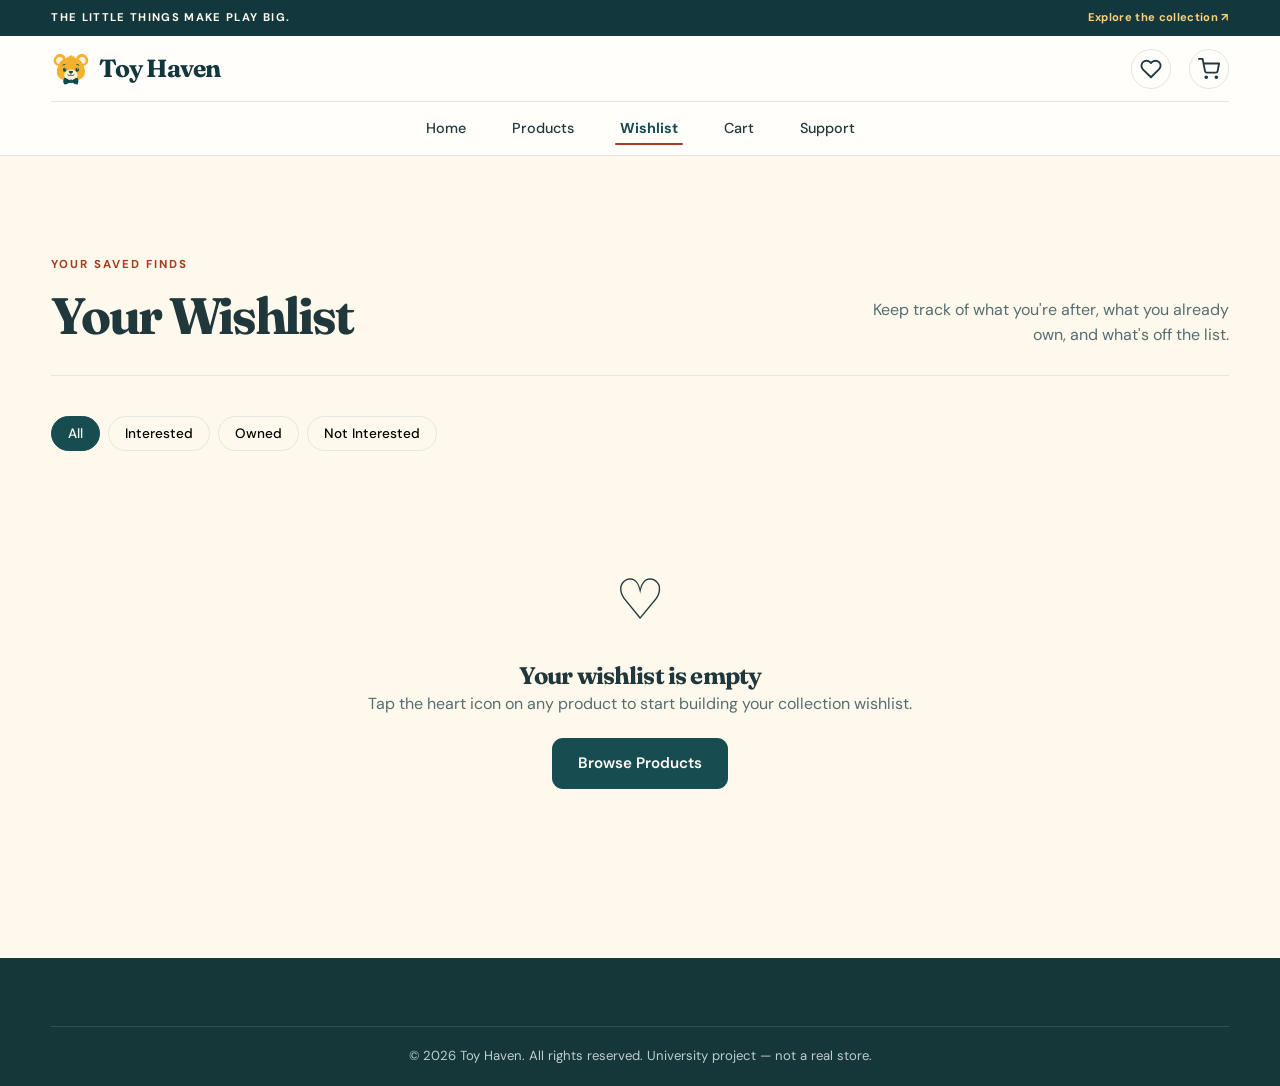
<file: wishlist.html>
<!DOCTYPE html>
<html lang="en">
<head>
  <meta charset="UTF-8">
  <meta name="viewport" content="width=device-width, initial-scale=1.0">
  <title>Your Wishlist | Toy Haven</title>
  <meta name="description" content="Manage your Toy Haven wishlist — track items you're interested in, already own, or aren't interested in anymore.">
  <link rel="icon" href="favicon.ico">
  <link rel="manifest" href="manifest.json">
  <meta name="theme-color" content="#174d51">
  <link rel="preconnect" href="https://fonts.googleapis.com">
  <link rel="preconnect" href="https://fonts.gstatic.com" crossorigin>
  <link href="https://fonts.googleapis.com/css2?family=DM+Sans:wght@400;500;600;700&family=Fraunces:opsz,wght@9..144,600;9..144,700&display=swap" rel="stylesheet">
  <link rel="stylesheet" href="css/style.css">
  <link rel="stylesheet" href="css/redesign.css">
  <link rel="stylesheet" href="css/layout.css">
</head>
<body class="inner-page">
  <a href="#main" class="skip-link">Skip to main content</a>

  <aside class="announcement-bar" aria-label="Store notice">
    <section class="container announcement-inner">
      <span>THE LITTLE THINGS MAKE PLAY BIG.</span>
      <a href="products.html">Explore the collection <span aria-hidden="true">↗</span></a>
    </section>
  </aside>

  <header class="site-header">
    <section class="container nav-wrapper">
      <a href="index.html" class="logo">
        <img src="images/logo.png" alt="Toy Haven logo" onerror="this.onerror=null;this.src='https://placehold.co/40x40/174d51/FFFFFF?text=TH';">
        Toy Haven
      </a>
      <nav class="nav-links" id="navLinks" aria-label="Primary">
        <a href="index.html">Home</a>
        <a href="products.html">Products</a>
        <a href="wishlist.html">Wishlist</a>
        <a href="cart.html">Cart</a>
        <a href="feedback.html">Support</a>
      </nav>
      <section class="nav-icons">
        <a href="wishlist.html" class="nav-icon-link" aria-label="View wishlist">
          <svg viewBox="0 0 24 24" fill="none" stroke-width="2" stroke-linecap="round" stroke-linejoin="round"><path d="M20.8 4.6a5.5 5.5 0 0 0-7.8 0L12 5.6l-1-1a5.5 5.5 0 0 0-7.8 7.8l1 1L12 21l7.8-7.8 1-1a5.5 5.5 0 0 0 0-7.8z"></path></svg>
          <span class="badge wishlist-count">0</span>
        </a>
        <a href="cart.html" class="nav-icon-link" aria-label="View shopping cart">
          <svg viewBox="0 0 24 24" fill="none" stroke-width="2" stroke-linecap="round" stroke-linejoin="round"><circle cx="9" cy="21" r="1"></circle><circle cx="20" cy="21" r="1"></circle><path d="M1 1h4l2.68 13.39a2 2 0 0 0 2 1.61h9.72a2 2 0 0 0 2-1.61L23 6H6"></path></svg>
          <span class="badge cart-count">0</span>
        </a>
        <button class="hamburger" aria-label="Toggle navigation menu" aria-expanded="false" aria-controls="navLinks">
          <span></span><span></span><span></span>
        </button>
      </section>
    </section>
  </header>

  <main id="main">
    <section class="section">
      <section class="container">
        <section class="page-heading">
          <p class="page-kicker">YOUR SAVED FINDS</p>
          <h1 class="section-title">Your Wishlist</h1>
          <p class="section-subtitle">Keep track of what you're after, what you already own, and what's off the list.</p>
        </section>

        <section class="wishlist-filters" role="group" aria-label="Filter wishlist by status">
          <button class="wishlist-filter-btn active" data-status="all">All</button>
          <button class="wishlist-filter-btn" data-status="interested">Interested</button>
          <button class="wishlist-filter-btn" data-status="owned">Owned</button>
          <button class="wishlist-filter-btn" data-status="not-interested">Not Interested</button>
        </section>

        <section id="wishlistItemsList"></section>

        <section class="empty-state" id="wishlistEmptyState" style="display:none">
          <section class="icon">&#9825;</section>
          <h2>Your wishlist is empty</h2>
          <p>Tap the heart icon on any product to start building your collection wishlist.</p>
          <a href="products.html" class="btn btn-solid">Browse Products</a>
        </section>
      </section>
    </section>
  </main>

  <footer class="site-footer">
    <section class="container">
      <section class="footer-bottom">
        &copy; <span id="currentYear"></span> Toy Haven. All rights reserved. University project — not a real store.
      </section>
    </section>
  </footer>

  <script src="js/main.js"></script>
  <script src="js/products.js"></script>
  <script src="js/wishlist.js"></script>
</body>
</html>
</file>
<file: css/style.css>
/* =========================================================
   TOY HAVEN — MAIN STYLESHEET
   Table of contents:
   1. CSS Reset & Variables
   2. Base / Typography
   3. Utility classes
   4. Header & Navigation
   5. Hero + Slider
   6. Categories
   7. Product cards / grids
   8. Product of the Day
   9. Why Choose Us
   10. Newsletter
   11. Footer
   12. Buttons
   13. Modal
   14. Cart page
   15. Checkout page
   16. Wishlist page
   17. Feedback / FAQ page
   18. Animations
   19. Scroll reveal
   20. Media queries
   ========================================================= */

/* ---------- 1. RESET & VARIABLES ---------- */
*,
*::before,
*::after {
  box-sizing: border-box;
  margin: 0;
  padding: 0;
}

:root {
  --primary: #6C63FF;
  --primary-dark: #564fd1;
  --secondary: #FF6584;
  --accent: #FFD166;
  --bg: #F8F9FC;
  --text: #22223B;
  --white: #FFFFFF;
  --gray-light: #E7E7F1;
  --gray-mid: #9A9AB0;
  --success: #2ECC71;
  --danger: #E74C3C;

  --radius-sm: 8px;
  --radius-md: 16px;
  --radius-lg: 24px;
  --shadow-sm: 0 2px 8px rgba(34, 34, 59, 0.08);
  --shadow-md: 0 8px 24px rgba(34, 34, 59, 0.12);
  --shadow-lg: 0 16px 40px rgba(34, 34, 59, 0.16);

  --font-main: 'Poppins', sans-serif;
  --transition: 0.25s ease;
  --header-height: 76px;
}

html {
  scroll-behavior: smooth;
}

body {
  font-family: var(--font-main);
  background: var(--bg);
  color: var(--text);
  line-height: 1.6;
  overflow-x: hidden;
}

img {
  max-width: 100%;
  display: block;
}

a {
  text-decoration: none;
  color: inherit;
}

ul {
  list-style: none;
}

button {
  font-family: var(--font-main);
  cursor: pointer;
  border: none;
  background: none;
}

input,
select,
textarea {
  font-family: var(--font-main);
}

h1, h2, h3, h4 {
  font-weight: 700;
  line-height: 1.25;
}

/* Visible focus states for accessibility */
a:focus-visible,
button:focus-visible,
input:focus-visible,
select:focus-visible,
textarea:focus-visible {
  outline: 3px solid var(--accent);
  outline-offset: 2px;
}

/* ---------- 2. BASE / TYPOGRAPHY ---------- */
.container {
  width: 100%;
  max-width: 1200px;
  margin: 0 auto;
  padding: 0 20px;
}

.section {
  padding: 64px 0;
}

.section-title {
  font-size: clamp(1.6rem, 3vw, 2.3rem);
  text-align: center;
  margin-bottom: 8px;
}

.section-subtitle {
  text-align: center;
  color: var(--gray-mid);
  max-width: 560px;
  margin: 0 auto 40px;
}

.eyebrow {
  display: inline-block;
  color: var(--primary);
  font-weight: 600;
  letter-spacing: 0.08em;
  text-transform: uppercase;
  font-size: 0.78rem;
  margin-bottom: 8px;
}

/* ---------- 3. UTILITIES ---------- */
.visually-hidden {
  position: absolute;
  width: 1px;
  height: 1px;
  overflow: hidden;
  clip: rect(0 0 0 0);
  white-space: nowrap;
}

.skip-link {
  position: absolute;
  left: -999px;
  top: 0;
  background: var(--primary);
  color: var(--white);
  padding: 10px 16px;
  z-index: 2000;
  border-radius: 0 0 8px 0;
}

.skip-link:focus {
  left: 0;
}

/* ---------- 4. HEADER & NAVIGATION ---------- */
.site-header {
  position: sticky;
  top: 0;
  z-index: 1000;
  background: var(--white);
  box-shadow: var(--shadow-sm);
  height: var(--header-height);
  display: flex;
  align-items: center;
}

.nav-wrapper {
  display: flex;
  align-items: center;
  justify-content: space-between;
  width: 100%;
}

.logo {
  display: flex;
  align-items: center;
  gap: 8px;
  font-weight: 700;
  font-size: 1.35rem;
  color: var(--primary);
}

.logo img {
  height: 36px;
  width: 36px;
}

.nav-links {
  display: flex;
  gap: 8px;
  align-items: center;
}

.nav-links a {
  padding: 10px 16px;
  border-radius: var(--radius-sm);
  font-weight: 500;
  color: var(--text);
  transition: background var(--transition), color var(--transition);
  position: relative;
}

.nav-links a:hover {
  background: var(--gray-light);
  color: var(--primary);
}

.nav-links a.active {
  color: var(--primary);
  font-weight: 700;
}

.nav-links a.active::after {
  content: "";
  position: absolute;
  left: 16px;
  right: 16px;
  bottom: 2px;
  height: 3px;
  border-radius: 2px;
  background: var(--primary);
}

.nav-icons {
  display: flex;
  align-items: center;
  gap: 18px;
}

.nav-icon-link {
  position: relative;
  display: inline-flex;
  align-items: center;
  justify-content: center;
  width: 40px;
  height: 40px;
  border-radius: 50%;
  transition: background var(--transition);
}

.nav-icon-link:hover {
  background: var(--gray-light);
}

.nav-icon-link svg {
  width: 22px;
  height: 22px;
  stroke: var(--text);
}

.badge {
  position: absolute;
  top: -2px;
  right: -2px;
  background: var(--secondary);
  color: var(--white);
  font-size: 0.65rem;
  font-weight: 700;
  min-width: 18px;
  height: 18px;
  border-radius: 999px;
  display: flex;
  align-items: center;
  justify-content: center;
  padding: 0 4px;
}

/* Hamburger */
.hamburger {
  display: none;
  flex-direction: column;
  justify-content: center;
  gap: 5px;
  width: 40px;
  height: 40px;
  border-radius: 8px;
}

.hamburger span {
  display: block;
  width: 24px;
  height: 3px;
  border-radius: 2px;
  background: var(--text);
  transition: transform var(--transition), opacity var(--transition);
  margin: 0 auto;
}

.hamburger[aria-expanded="true"] span:nth-child(1) {
  transform: translateY(8px) rotate(45deg);
}

.hamburger[aria-expanded="true"] span:nth-child(2) {
  opacity: 0;
}

.hamburger[aria-expanded="true"] span:nth-child(3) {
  transform: translateY(-8px) rotate(-45deg);
}

/* ---------- 5. HERO + SLIDER ---------- */
.hero {
  background: linear-gradient(135deg, #6C63FF 0%, #8b7dff 100%);
  color: var(--white);
  padding: 64px 0;
  overflow: hidden;
}

.hero-grid {
  display: grid;
  grid-template-columns: 1fr 1fr;
  gap: 40px;
  align-items: center;
}

.hero-content h1 {
  font-size: clamp(2rem, 4vw, 3.2rem);
  margin-bottom: 16px;
}

.hero-content p {
  font-size: 1.05rem;
  opacity: 0.92;
  margin-bottom: 28px;
  max-width: 480px;
}

.hero-actions {
  display: flex;
  gap: 16px;
  flex-wrap: wrap;
}

.slider {
  position: relative;
  border-radius: var(--radius-lg);
  overflow: hidden;
  box-shadow: var(--shadow-lg);
  aspect-ratio: 4 / 3;
  background: var(--white);
}

.slide {
  position: absolute;
  inset: 0;
  display: flex;
  flex-direction: column;
  align-items: center;
  justify-content: center;
  text-align: center;
  padding: 24px;
  opacity: 0;
  transform: scale(1.03);
  transition: opacity 0.7s ease, transform 0.7s ease;
  pointer-events: none;
}

.slide.active {
  opacity: 1;
  transform: scale(1);
  pointer-events: auto;
}

.slide img {
  width: 100%;
  height: 70%;
  object-fit: cover;
  border-radius: var(--radius-md);
  margin-bottom: 14px;
}

.slide h3 {
  color: var(--text);
  font-size: 1.2rem;
}

.slider-controls {
  position: absolute;
  top: 50%;
  left: 0;
  right: 0;
  display: flex;
  justify-content: space-between;
  transform: translateY(-50%);
  padding: 0 12px;
}

.slider-btn {
  background: rgba(255, 255, 255, 0.9);
  color: var(--text);
  width: 38px;
  height: 38px;
  border-radius: 50%;
  display: flex;
  align-items: center;
  justify-content: center;
  box-shadow: var(--shadow-sm);
  transition: transform var(--transition), background var(--transition);
}

.slider-btn:hover {
  background: var(--accent);
  transform: scale(1.08);
}

.slider-dots {
  position: absolute;
  bottom: 14px;
  left: 0;
  right: 0;
  display: flex;
  justify-content: center;
  gap: 8px;
}

.dot {
  width: 10px;
  height: 10px;
  border-radius: 50%;
  background: rgba(255, 255, 255, 0.6);
  border: 2px solid var(--white);
  transition: background var(--transition), transform var(--transition);
}

.dot.active {
  background: var(--accent);
  transform: scale(1.2);
}

/* ---------- 6. CATEGORIES ---------- */
.category-grid {
  display: grid;
  grid-template-columns: repeat(4, 1fr);
  gap: 24px;
}

.category-card {
  background: var(--white);
  border-radius: var(--radius-md);
  padding: 28px 20px;
  text-align: center;
  box-shadow: var(--shadow-sm);
  transition: transform var(--transition), box-shadow var(--transition);
  display: flex;
  flex-direction: column;
  align-items: center;
  gap: 12px;
}

.category-card:hover {
  transform: translateY(-6px);
  box-shadow: var(--shadow-md);
}

.category-icon {
  width: 64px;
  height: 64px;
  border-radius: 50%;
  background: var(--gray-light);
  display: flex;
  align-items: center;
  justify-content: center;
  font-size: 1.8rem;
}

.category-card h3 {
  font-size: 1.05rem;
}

.category-card p {
  color: var(--gray-mid);
  font-size: 0.88rem;
}

/* ---------- 7. PRODUCT CARDS / GRIDS ---------- */
.product-grid {
  display: grid;
  grid-template-columns: repeat(auto-fill, minmax(240px, 1fr));
  gap: 24px;
}

.product-card {
  background: var(--white);
  border-radius: var(--radius-md);
  overflow: hidden;
  box-shadow: var(--shadow-sm);
  display: flex;
  flex-direction: column;
  transition: transform var(--transition), box-shadow var(--transition);
  position: relative;
}

.product-card:hover {
  transform: translateY(-6px);
  box-shadow: var(--shadow-md);
}

.product-card__image-wrap {
  position: relative;
  aspect-ratio: 1 / 1;
  overflow: hidden;
  background: var(--gray-light);
}

.product-card__image-wrap img {
  width: 100%;
  height: 100%;
  object-fit: cover;
  transition: transform 0.4s ease;
}

.product-card:hover .product-card__image-wrap img {
  transform: scale(1.08);
}

.product-card__wishlist-btn {
  position: absolute;
  top: 10px;
  right: 10px;
  width: 36px;
  height: 36px;
  border-radius: 50%;
  background: rgba(255, 255, 255, 0.92);
  display: flex;
  align-items: center;
  justify-content: center;
  box-shadow: var(--shadow-sm);
  transition: background var(--transition), transform var(--transition);
}

.product-card__wishlist-btn:hover {
  background: var(--secondary);
  color: var(--white);
  transform: scale(1.1);
}

.product-card__wishlist-btn.active {
  background: var(--secondary);
  color: var(--white);
}

.product-card__body {
  padding: 16px;
  display: flex;
  flex-direction: column;
  gap: 6px;
  flex: 1;
}

.product-card__category {
  font-size: 0.72rem;
  color: var(--primary);
  text-transform: uppercase;
  letter-spacing: 0.06em;
  font-weight: 600;
}

.product-card__name {
  font-size: 1rem;
  font-weight: 600;
  min-height: 2.6em;
}

.product-card__rating {
  color: var(--accent);
  font-size: 0.85rem;
}

.product-card__price {
  font-size: 1.15rem;
  font-weight: 700;
  color: var(--primary-dark);
  margin-top: 4px;
}

.product-card__actions {
  padding: 0 16px 16px;
  display: flex;
  gap: 8px;
}

.product-card__actions .btn {
  flex: 1;
  font-size: 0.82rem;
  padding: 10px 8px;
}

.stock-badge {
  font-size: 0.72rem;
  font-weight: 600;
  padding: 2px 8px;
  border-radius: 999px;
  display: inline-block;
  width: fit-content;
}

.stock-badge.in-stock {
  background: rgba(46, 204, 113, 0.15);
  color: #1c8c4c;
}

.stock-badge.low-stock {
  background: rgba(255, 209, 102, 0.25);
  color: #a97a00;
}

.stock-badge.out-stock {
  background: rgba(231, 76, 60, 0.15);
  color: var(--danger);
}

/* toolbar for products page */
.products-toolbar {
  display: flex;
  flex-wrap: wrap;
  gap: 16px;
  align-items: center;
  justify-content: space-between;
  margin-bottom: 28px;
  background: var(--white);
  padding: 16px;
  border-radius: var(--radius-md);
  box-shadow: var(--shadow-sm);
}

.search-box {
  flex: 1;
  min-width: 200px;
  position: relative;
}

.search-box input {
  width: 100%;
  padding: 10px 14px 10px 38px;
  border-radius: var(--radius-sm);
  border: 1px solid var(--gray-light);
  background: var(--bg);
}

.search-box svg {
  position: absolute;
  left: 12px;
  top: 50%;
  transform: translateY(-50%);
  width: 16px;
  height: 16px;
  stroke: var(--gray-mid);
}

.filter-buttons {
  display: flex;
  gap: 8px;
  flex-wrap: wrap;
}

.filter-btn {
  padding: 8px 16px;
  border-radius: 999px;
  background: var(--bg);
  border: 1px solid var(--gray-light);
  font-size: 0.85rem;
  font-weight: 500;
  transition: background var(--transition), color var(--transition);
}

.filter-btn.active,
.filter-btn:hover {
  background: var(--primary);
  color: var(--white);
  border-color: var(--primary);
}

.sort-select {
  padding: 10px 14px;
  border-radius: var(--radius-sm);
  border: 1px solid var(--gray-light);
  background: var(--bg);
}

.no-results {
  text-align: center;
  padding: 60px 20px;
  color: var(--gray-mid);
}

/* ---------- 8. PRODUCT OF THE DAY ---------- */
.potd {
  background: var(--white);
  border-radius: var(--radius-lg);
  box-shadow: var(--shadow-md);
  padding: 32px;
  display: grid;
  grid-template-columns: 1fr 1.2fr;
  gap: 32px;
  align-items: center;
  position: relative;
  overflow: hidden;
}

.potd::before {
  content: "★ Today's Pick";
  position: absolute;
  top: 20px;
  left: -38px;
  background: var(--accent);
  color: var(--text);
  font-size: 0.75rem;
  font-weight: 700;
  padding: 6px 44px;
  transform: rotate(-45deg);
}

.potd img {
  border-radius: var(--radius-md);
  aspect-ratio: 1/1;
  object-fit: cover;
}

.potd h3 {
  font-size: 1.6rem;
  margin-bottom: 8px;
}

.potd .product-card__category {
  margin-bottom: 6px;
}

.potd p.desc {
  color: var(--gray-mid);
  margin: 10px 0 16px;
}

.potd .price {
  font-size: 1.6rem;
  font-weight: 700;
  color: var(--primary-dark);
  margin-bottom: 16px;
  display: block;
}

.potd-actions {
  display: flex;
  gap: 12px;
  flex-wrap: wrap;
}

/* ---------- 9. WHY CHOOSE US ---------- */
.benefits-grid {
  display: grid;
  grid-template-columns: repeat(4, 1fr);
  gap: 24px;
}

.benefit-card {
  text-align: center;
  padding: 24px;
}

.benefit-icon {
  width: 60px;
  height: 60px;
  margin: 0 auto 14px;
  border-radius: 50%;
  background: var(--primary);
  color: var(--white);
  display: flex;
  align-items: center;
  justify-content: center;
  font-size: 1.5rem;
}

.benefit-card h3 {
  font-size: 1.02rem;
  margin-bottom: 6px;
}

.benefit-card p {
  font-size: 0.88rem;
  color: var(--gray-mid);
}

/* ---------- 10. NEWSLETTER ---------- */
.newsletter {
  background: linear-gradient(135deg, var(--secondary), #ff8ea3);
  border-radius: var(--radius-lg);
  padding: 48px 32px;
  text-align: center;
  color: var(--white);
}

.newsletter h2 {
  margin-bottom: 8px;
}

.newsletter p {
  opacity: 0.92;
  margin-bottom: 22px;
}

.newsletter-form {
  display: flex;
  gap: 10px;
  max-width: 420px;
  margin: 0 auto;
  flex-wrap: wrap;
  justify-content: center;
}

.newsletter-form input {
  flex: 1;
  min-width: 200px;
  padding: 12px 16px;
  border-radius: var(--radius-sm);
  border: none;
}

.form-message {
  margin-top: 14px;
  font-weight: 600;
  min-height: 1.2em;
}

.form-message.success {
  color: var(--white);
}

.form-message.error {
  color: #fff2f2;
}

/* ---------- 11. FOOTER ---------- */
.site-footer {
  background: var(--text);
  color: var(--white);
  padding: 56px 0 20px;
  margin-top: 64px;
}

.footer-grid {
  display: grid;
  grid-template-columns: 2fr 1fr 1fr 1.4fr;
  gap: 32px;
  margin-bottom: 32px;
}

.footer-col h4 {
  margin-bottom: 16px;
  font-size: 1rem;
}

.footer-col ul li {
  margin-bottom: 8px;
}

.footer-col ul li a {
  color: #c8c8db;
  transition: color var(--transition);
}

.footer-col ul li a:hover {
  color: var(--accent);
}

.footer-col p {
  color: #c8c8db;
  font-size: 0.9rem;
  margin-bottom: 8px;
}

.footer-logo {
  color: var(--white);
  font-weight: 700;
  font-size: 1.3rem;
  margin-bottom: 10px;
  display: block;
}

.social-icons {
  display: flex;
  gap: 10px;
  margin-top: 14px;
}

.social-icons a {
  width: 36px;
  height: 36px;
  border-radius: 50%;
  background: rgba(255, 255, 255, 0.1);
  display: flex;
  align-items: center;
  justify-content: center;
  transition: background var(--transition);
}

.social-icons a:hover {
  background: var(--primary);
}

.footer-bottom {
  border-top: 1px solid rgba(255, 255, 255, 0.12);
  padding-top: 18px;
  text-align: center;
  font-size: 0.82rem;
  color: #9d9db3;
}

/* ---------- 12. BUTTONS ---------- */
.btn {
  display: inline-flex;
  align-items: center;
  justify-content: center;
  gap: 8px;
  padding: 13px 26px;
  border-radius: var(--radius-sm);
  font-weight: 600;
  font-size: 0.95rem;
  transition: transform var(--transition), box-shadow var(--transition), background var(--transition), color var(--transition);
  white-space: nowrap;
}

.btn:active {
  transform: scale(0.97);
}

.btn-primary {
  background: var(--white);
  color: var(--primary);
  box-shadow: var(--shadow-sm);
}

.btn-primary:hover {
  background: var(--accent);
  color: var(--text);
  box-shadow: var(--shadow-md);
}

.btn-solid {
  background: var(--primary);
  color: var(--white);
}

.btn-solid:hover {
  background: var(--primary-dark);
  box-shadow: var(--shadow-md);
}

.btn-outline {
  background: transparent;
  border: 2px solid var(--white);
  color: var(--white);
}

.btn-outline:hover {
  background: var(--white);
  color: var(--primary);
}

.btn-outline-dark {
  background: transparent;
  border: 2px solid var(--primary);
  color: var(--primary);
}

.btn-outline-dark:hover {
  background: var(--primary);
  color: var(--white);
}

.btn-ghost {
  background: var(--gray-light);
  color: var(--text);
}

.btn-ghost:hover {
  background: var(--gray-mid);
  color: var(--white);
}

.btn-danger {
  background: var(--danger);
  color: var(--white);
}

.btn-danger:hover {
  background: #c0392b;
}

.btn-block {
  width: 100%;
}

.btn:disabled {
  opacity: 0.55;
  cursor: not-allowed;
  transform: none !important;
}

/* ---------- 13. MODAL ---------- */
.modal-overlay {
  position: fixed;
  inset: 0;
  background: rgba(34, 34, 59, 0.55);
  display: flex;
  align-items: center;
  justify-content: center;
  z-index: 2000;
  opacity: 0;
  pointer-events: none;
  transition: opacity var(--transition);
  padding: 20px;
}

.modal-overlay.open {
  opacity: 1;
  pointer-events: auto;
}

.modal-box {
  background: var(--white);
  border-radius: var(--radius-lg);
  max-width: 780px;
  width: 100%;
  max-height: 90vh;
  overflow-y: auto;
  padding: 32px;
  position: relative;
  transform: translateY(30px) scale(0.97);
  transition: transform var(--transition);
  display: grid;
  grid-template-columns: 1fr 1fr;
  gap: 28px;
}

.modal-overlay.open .modal-box {
  transform: translateY(0) scale(1);
}

.modal-close {
  position: absolute;
  top: 16px;
  right: 16px;
  width: 36px;
  height: 36px;
  border-radius: 50%;
  background: var(--gray-light);
  font-size: 1.2rem;
  display: flex;
  align-items: center;
  justify-content: center;
  transition: background var(--transition);
}

.modal-close:hover {
  background: var(--secondary);
  color: var(--white);
}

.modal-box img {
  border-radius: var(--radius-md);
  width: 100%;
  aspect-ratio: 1/1;
  object-fit: cover;
}

.modal-details h2 {
  font-size: 1.4rem;
  margin-bottom: 8px;
}

.modal-details .price {
  font-size: 1.5rem;
  color: var(--primary-dark);
  font-weight: 700;
  margin: 10px 0;
  display: block;
}

.modal-details .desc {
  color: var(--gray-mid);
  margin-bottom: 14px;
}

.modal-actions {
  display: flex;
  gap: 10px;
  margin-top: 18px;
  flex-wrap: wrap;
}

/* ---------- 14. CART PAGE ---------- */
.cart-layout {
  display: grid;
  grid-template-columns: 2fr 1fr;
  gap: 28px;
  align-items: start;
}

.cart-item {
  background: var(--white);
  border-radius: var(--radius-md);
  box-shadow: var(--shadow-sm);
  padding: 16px;
  display: grid;
  grid-template-columns: 80px 1fr auto auto auto;
  gap: 16px;
  align-items: center;
  margin-bottom: 16px;
}

.cart-item img {
  width: 80px;
  height: 80px;
  object-fit: cover;
  border-radius: var(--radius-sm);
}

.cart-item__name {
  font-weight: 600;
}

.cart-item__category {
  font-size: 0.78rem;
  color: var(--gray-mid);
}

.qty-control {
  display: flex;
  align-items: center;
  border: 1px solid var(--gray-light);
  border-radius: var(--radius-sm);
  overflow: hidden;
}

.qty-control button {
  width: 32px;
  height: 32px;
  background: var(--bg);
  font-size: 1rem;
  font-weight: 700;
}

.qty-control button:hover {
  background: var(--gray-light);
}

.qty-control input {
  width: 40px;
  text-align: center;
  border: none;
  height: 32px;
}

.cart-item__subtotal {
  font-weight: 700;
  color: var(--primary-dark);
  min-width: 90px;
  text-align: right;
}

.remove-btn {
  color: var(--danger);
  font-size: 1.2rem;
  width: 32px;
  height: 32px;
  border-radius: 50%;
  transition: background var(--transition);
}

.remove-btn:hover {
  background: rgba(231, 76, 60, 0.12);
}

.cart-summary,
.order-summary {
  background: var(--white);
  border-radius: var(--radius-md);
  box-shadow: var(--shadow-sm);
  padding: 24px;
  position: sticky;
  top: calc(var(--header-height) + 20px);
}

.summary-row {
  display: flex;
  justify-content: space-between;
  margin-bottom: 12px;
  color: var(--gray-mid);
}

.summary-row.total {
  color: var(--text);
  font-weight: 700;
  font-size: 1.2rem;
  border-top: 1px solid var(--gray-light);
  padding-top: 12px;
  margin-top: 12px;
}

.empty-state {
  text-align: center;
  padding: 80px 20px;
}

.empty-state .icon {
  font-size: 3.5rem;
  margin-bottom: 16px;
}

.empty-state h3 {
  margin-bottom: 8px;
}

.empty-state p {
  color: var(--gray-mid);
  margin-bottom: 22px;
}

/* ---------- 15. CHECKOUT PAGE ---------- */
.checkout-layout {
  display: grid;
  grid-template-columns: 1.3fr 1fr;
  gap: 28px;
  align-items: start;
}

.checkout-form {
  background: var(--white);
  border-radius: var(--radius-md);
  box-shadow: var(--shadow-sm);
  padding: 28px;
}

.form-group {
  margin-bottom: 20px;
}

.form-group label {
  display: block;
  font-weight: 600;
  margin-bottom: 6px;
  font-size: 0.92rem;
}

.form-group input,
.form-group textarea,
.form-group select {
  width: 100%;
  padding: 12px 14px;
  border-radius: var(--radius-sm);
  border: 1px solid var(--gray-light);
  background: var(--bg);
  transition: border-color var(--transition);
}

.form-group input:focus,
.form-group textarea:focus,
.form-group select:focus {
  border-color: var(--primary);
}

.form-group input.invalid,
.form-group textarea.invalid {
  border-color: var(--danger);
}

.error-msg {
  color: var(--danger);
  font-size: 0.8rem;
  margin-top: 4px;
  display: none;
}

.error-msg.show {
  display: block;
}

.payment-options {
  display: flex;
  gap: 14px;
  flex-wrap: wrap;
}

.payment-option {
  flex: 1;
  min-width: 160px;
  border: 2px solid var(--gray-light);
  border-radius: var(--radius-sm);
  padding: 14px;
  display: flex;
  align-items: center;
  gap: 10px;
  cursor: pointer;
  transition: border-color var(--transition), background var(--transition);
}

.payment-option:has(input:checked) {
  border-color: var(--primary);
  background: rgba(108, 99, 255, 0.06);
}

.order-summary-list {
  max-height: 280px;
  overflow-y: auto;
  margin-bottom: 16px;
}

.order-summary-item {
  display: flex;
  justify-content: space-between;
  font-size: 0.88rem;
  margin-bottom: 10px;
  color: var(--gray-mid);
}

.success-overlay {
  position: fixed;
  inset: 0;
  background: rgba(34, 34, 59, 0.6);
  display: flex;
  align-items: center;
  justify-content: center;
  z-index: 2500;
  opacity: 0;
  pointer-events: none;
  transition: opacity var(--transition);
  padding: 20px;
}

.success-overlay.open {
  opacity: 1;
  pointer-events: auto;
}

.success-box {
  background: var(--white);
  border-radius: var(--radius-lg);
  padding: 44px 32px;
  text-align: center;
  max-width: 420px;
  transform: scale(0.85);
  transition: transform var(--transition);
}

.success-overlay.open .success-box {
  transform: scale(1);
}

.success-check {
  width: 80px;
  height: 80px;
  border-radius: 50%;
  background: var(--success);
  color: var(--white);
  font-size: 2.4rem;
  display: flex;
  align-items: center;
  justify-content: center;
  margin: 0 auto 18px;
  animation: pop-in 0.5s ease;
}

.order-number {
  font-weight: 700;
  color: var(--primary-dark);
  font-size: 1.1rem;
  margin: 10px 0 20px;
}

/* ---------- 16. WISHLIST PAGE ---------- */
.wishlist-item {
  background: var(--white);
  border-radius: var(--radius-md);
  box-shadow: var(--shadow-sm);
  padding: 16px;
  display: grid;
  grid-template-columns: 80px 1fr auto auto;
  gap: 16px;
  align-items: center;
  margin-bottom: 16px;
}

.wishlist-item img {
  width: 80px;
  height: 80px;
  object-fit: cover;
  border-radius: var(--radius-sm);
}

.status-select {
  padding: 8px 12px;
  border-radius: var(--radius-sm);
  border: 1px solid var(--gray-light);
  background: var(--bg);
  font-size: 0.85rem;
}

.status-tag {
  font-size: 0.72rem;
  font-weight: 700;
  padding: 4px 10px;
  border-radius: 999px;
  width: fit-content;
}

.status-tag.interested {
  background: rgba(108, 99, 255, 0.15);
  color: var(--primary);
}

.status-tag.owned {
  background: rgba(46, 204, 113, 0.15);
  color: #1c8c4c;
}

.status-tag.not-interested {
  background: rgba(231, 76, 60, 0.12);
  color: var(--danger);
}

.wishlist-actions {
  display: flex;
  gap: 8px;
}

.wishlist-filters {
  display: flex;
  gap: 8px;
  margin-bottom: 24px;
  flex-wrap: wrap;
}

.wishlist-filter-btn {
  padding: 8px 16px;
  border-radius: 999px;
  background: var(--bg);
  border: 1px solid var(--gray-light);
  font-size: 0.85rem;
  font-weight: 500;
  transition: background var(--transition), color var(--transition);
}

.wishlist-filter-btn.active,
.wishlist-filter-btn:hover {
  background: var(--primary);
  color: var(--white);
  border-color: var(--primary);
}

/* ---------- 17. FEEDBACK / FAQ PAGE ---------- */
.feedback-layout {
  display: grid;
  grid-template-columns: 1fr 1fr;
  gap: 32px;
  align-items: start;
}

.faq-item {
  background: var(--white);
  border-radius: var(--radius-md);
  box-shadow: var(--shadow-sm);
  margin-bottom: 14px;
  overflow: hidden;
}

.faq-question {
  width: 100%;
  padding: 18px 20px;
  display: flex;
  justify-content: space-between;
  align-items: center;
  font-weight: 600;
  text-align: left;
}

.faq-question .icon {
  transition: transform var(--transition);
  font-size: 1.2rem;
  color: var(--primary);
}

.faq-item.open .faq-question .icon {
  transform: rotate(45deg);
}

.faq-answer {
  max-height: 0;
  overflow: hidden;
  transition: max-height 0.35s ease, padding var(--transition);
  padding: 0 20px;
  color: var(--gray-mid);
}

.faq-item.open .faq-answer {
  max-height: 240px;
  padding: 0 20px 18px;
}

/* ---------- 18. ANIMATIONS ---------- */
@keyframes pop-in {
  0% { transform: scale(0); }
  70% { transform: scale(1.15); }
  100% { transform: scale(1); }
}

@keyframes spin {
  to { transform: rotate(360deg); }
}

.loading-spinner {
  width: 36px;
  height: 36px;
  border: 4px solid var(--gray-light);
  border-top-color: var(--primary);
  border-radius: 50%;
  animation: spin 0.8s linear infinite;
  margin: 40px auto;
}

.toast {
  position: fixed;
  bottom: 24px;
  right: 24px;
  background: var(--text);
  color: var(--white);
  padding: 14px 22px;
  border-radius: var(--radius-sm);
  box-shadow: var(--shadow-md);
  z-index: 3000;
  transform: translateY(20px);
  opacity: 0;
  transition: transform var(--transition), opacity var(--transition);
  display: flex;
  align-items: center;
  gap: 10px;
}

.toast.show {
  transform: translateY(0);
  opacity: 1;
}

.toast.success {
  background: var(--success);
}

/* ---------- 19. SCROLL REVEAL ---------- */
.reveal {
  opacity: 0;
  transform: translateY(30px);
  transition: opacity 0.7s ease, transform 0.7s ease;
}

.reveal.visible {
  opacity: 1;
  transform: translateY(0);
}

@media (prefers-reduced-motion: reduce) {
  *,
  *::before,
  *::after {
    animation-duration: 0.001ms !important;
    animation-iteration-count: 1 !important;
    transition-duration: 0.001ms !important;
    scroll-behavior: auto !important;
  }

  .reveal {
    opacity: 1;
    transform: none;
  }
}

/* ---------- 20. MEDIA QUERIES (mobile-first overrides for large screens are above;
   the following narrow the layout down for tablet/mobile) ---------- */

@media (max-width: 1024px) {
  .hero-grid {
    grid-template-columns: 1fr;
  }

  .footer-grid {
    grid-template-columns: 1fr 1fr;
  }

  .checkout-layout,
  .feedback-layout {
    grid-template-columns: 1fr;
  }
}

@media (max-width: 900px) {
  .category-grid,
  .benefits-grid {
    grid-template-columns: repeat(2, 1fr);
  }

  .cart-layout {
    grid-template-columns: 1fr;
  }

  .potd {
    grid-template-columns: 1fr;
  }
}

@media (max-width: 768px) {
  .nav-links {
    position: fixed;
    top: var(--header-height);
    left: 0;
    right: 0;
    background: var(--white);
    flex-direction: column;
    align-items: stretch;
    padding: 12px;
    box-shadow: var(--shadow-md);
    transform: translateY(-140%);
    opacity: 0;
    transition: transform var(--transition), opacity var(--transition);
    z-index: 999;
  }

  .nav-links.open {
    transform: translateY(0);
    opacity: 1;
  }

  .nav-links a {
    padding: 14px 16px;
  }

  .hamburger {
    display: flex;
  }

  .modal-box {
    grid-template-columns: 1fr;
  }

  .cart-item {
    grid-template-columns: 60px 1fr;
    grid-template-areas:
      "img name"
      "img qty"
      "img sub"
      "img remove";
  }

  .cart-item img { grid-area: img; }
  .cart-item__info { grid-area: name; }
  .qty-control { grid-area: qty; }
  .cart-item__subtotal { grid-area: sub; text-align: left; }
  .remove-btn { grid-area: remove; justify-self: start; }

  .wishlist-item {
    grid-template-columns: 60px 1fr;
    row-gap: 10px;
  }
}

@media (max-width: 600px) {
  .category-grid,
  .benefits-grid {
    grid-template-columns: 1fr;
  }

  .footer-grid {
    grid-template-columns: 1fr;
  }

  .section {
    padding: 44px 0;
  }

  .hero-actions,
  .newsletter-form {
    flex-direction: column;
  }

  .hero-actions .btn,
  .newsletter-form input,
  .newsletter-form button {
    width: 100%;
  }

  .products-toolbar {
    flex-direction: column;
    align-items: stretch;
  }
}
</file>
<file: css/redesign.css>
/* Toy Haven storefront redesign */

:root {
  --primary: #174d51;
  --primary-dark: #12383d;
  --secondary: #a63b22;
  --accent: #f3c762;
  --bg: #fff9ed;
  --text: #20383c;
  --white: #fffefa;
  --gray-light: #e2e8df;
  --gray-mid: #556d70;
  --success: #247354;
  --danger: #ae3836;
  --font-main: 'DM Sans', Arial, sans-serif;
  --radius-sm: 10px;
  --radius-md: 18px;
  --radius-lg: 28px;
  --shadow-sm: 0 3px 14px rgba(22, 57, 60, .06);
  --shadow-md: 0 12px 32px rgba(22, 57, 60, .12);
  --shadow-lg: 0 24px 60px rgba(22, 57, 60, .16);
}

/* Base styles */

body { background: var(--bg); }
h1, h2, h3, h4 { color: var(--text); }
h1, h2, .footer-logo { font-family: 'Fraunces', Georgia, serif; letter-spacing: -.035em; }
.container { max-width: 1320px; padding-inline: clamp(20px, 4vw, 58px); }
.section { padding: clamp(64px, 7vw, 100px) 0; }
.section-title { font-size: clamp(2.15rem, 4vw, 3.7rem); letter-spacing: -.045em; }
.section-subtitle { color: var(--gray-mid); margin-bottom: 42px; }
.eyebrow, .page-kicker { color: var(--secondary); font-size: .72rem; font-weight: 700; letter-spacing: .17em; text-transform: uppercase; }
.page-kicker { text-align: center; margin-bottom: 12px; }
.section:not(.hero) > .container > .section-title { margin-bottom: 14px; }

/* Header and navigation */

.announcement-bar { background: var(--primary-dark); color: #fff9ed; font-size: .7rem; font-weight: 700; letter-spacing: .12em; }
.announcement-inner { min-height: 36px; display: flex; align-items: center; justify-content: space-between; gap: 16px; }
.announcement-inner a { color: #ffcf7a; letter-spacing: .03em; white-space: nowrap; }
.announcement-inner a:hover { text-decoration: underline; }
.site-header { background: var(--white); box-shadow: none; border-bottom: 1px solid var(--gray-light); }
.nav-wrapper { gap: 24px; }
.logo { color: var(--primary-dark); font-family: 'Fraunces', Georgia, serif; font-weight: 700; font-size: 1.55rem; letter-spacing: -.04em; white-space: nowrap; }
.logo img { filter: none; width: 40px; height: 40px; border-radius: 50%; }
.nav-links { gap: 4px; }
.nav-links a { padding: 10px 14px; font-size: .9rem; }
.nav-links a:hover { color: var(--secondary); background: #fff1df; }
.nav-links a.active { color: var(--primary); }
.nav-links a.active::after { height: 2px; background: var(--secondary); bottom: 5px; }
.nav-icon-link { border: 1px solid var(--gray-light); background: var(--white); }
.badge { background: var(--secondary); }

/* Hero and carousel */

.hero { position: relative; background: #f5ecdc; color: var(--text); padding: clamp(68px, 7vw, 104px) 0; }
.hero::before { content: ''; position: absolute; width: min(40vw, 560px); aspect-ratio: 1; border-radius: 50%; background: #e7d9b9; opacity: .45; top: -65%; right: -8%; pointer-events: none; }
.hero-grid { grid-template-columns: minmax(0, .96fr) minmax(0, 1.04fr); gap: clamp(36px, 6vw, 88px); position: relative; }
.hero-content { padding-block: 22px; }
.hero .eyebrow { color: #a63b22 !important; background: #fff5e8; padding: 9px 15px; border-radius: 999px; margin-bottom: 26px; }
.hero-content h1 { font-size: clamp(3.1rem, 5.2vw, 5.7rem); line-height: 1.05; letter-spacing: -.06em; max-width: 700px; margin-bottom: 25px; }
.hero-content p { opacity: 1; color: #506165; font-size: 1.08rem; line-height: 1.75; max-width: 540px; }
.hero-actions { margin-top: 32px; }
.hero .btn-primary { background: var(--primary); color: var(--white); }
.hero .btn-primary:hover { background: var(--primary-dark); color: var(--white); }
.hero .btn-outline { border-color: var(--primary); color: var(--primary); }
.hero .btn-outline:hover { background: var(--primary); color: var(--white); }
.hero-footnote { font-size: .69rem !important; font-weight: 700; letter-spacing: .15em; margin: 48px 0 0 !important; color: var(--primary) !important; }

.slider { aspect-ratio: 1.17 / 1; background: var(--primary); border: 10px solid var(--white); border-radius: 34px; transform: rotate(2deg); box-shadow: 16px 20px 0 #d9bfa3, var(--shadow-lg); }
.slide { padding: 0; }
.slide img { width: 100%; height: 100%; border-radius: 0; margin: 0; object-fit: cover; filter: none; }
.slide h3 { position: absolute; left: 25px; bottom: 26px; z-index: 1; color: var(--white); font-family: 'Fraunces', Georgia, serif; font-size: clamp(1.4rem, 2.4vw, 2.2rem); background: rgba(18, 56, 61, .95); padding: 10px 19px; border-radius: 12px; max-width: calc(100% - 50px); }
.slider-controls { top: 50%; z-index: 2; }
.slider-dots { z-index: 2; bottom: 12px; justify-content: flex-end; padding-right: 18px; }
.dot.active { background: var(--accent); }

/* Discovery strip */

.discovery-strip { background: var(--primary); color: #fffefa; }
.discovery-grid { display: grid; grid-template-columns: repeat(3, 1fr); }
.discovery-grid p { padding: 21px 26px; font-size: .83rem; border-right: 1px solid rgba(255, 255, 255, .2); }
.discovery-grid p:first-child { padding-left: 0; }
.discovery-grid p:last-child { border: 0; }
.discovery-grid strong { display: block; color: #ffda8d; font-size: .71rem; letter-spacing: .11em; margin-bottom: 3px; }

/* Categories */

.category-grid { gap: 16px; }
.category-card { min-height: 260px; text-align: left; align-items: flex-start; justify-content: flex-end; border-radius: 20px; padding: 28px; box-shadow: none; border: 1px solid rgba(30, 68, 68, .08); cursor: pointer; }
.category-card:nth-child(1) { background: #dbeadf; }
.category-card:nth-child(2) { background: #fbe2cb; }
.category-card:nth-child(3) { background: #f6daca; }
.category-card:nth-child(4) { background: #dce8e5; }
.category-icon { background: rgba(255, 255, 255, .65); width: 74px; height: 74px; border-radius: 18px; font-size: 2rem; margin-bottom: auto; }
.category-card h3 { font-size: 1.28rem; }
.category-card p { color: #45595b; line-height: 1.45; }
.category-card:hover { box-shadow: var(--shadow-md); }

/* Product cards */

.product-grid { gap: 20px; }
.product-card { border: 1px solid var(--gray-light); box-shadow: none; border-radius: 18px; }
.product-card:hover { box-shadow: var(--shadow-md); }
.product-card__image-wrap { aspect-ratio: 1 / .83; background: #d7eae4; }

.product-card__image-wrap img,
.potd img,
.modal-box > img,
.cart-item img,
.wishlist-item img {
  filter: none;
}

.product-card__body { padding: 20px 20px 16px; gap: 8px; }
.product-card__category { color: var(--secondary); letter-spacing: .11em; }
.product-card__name { font-size: 1.06rem; line-height: 1.35; }
.product-card__price { color: var(--primary); }
.product-card__rating { color: #85450f; }
.product-card__actions { padding: 0 20px 20px; }

/* Buttons */

.btn { border-radius: 11px; }
.btn-solid { background: var(--primary); }
.btn-solid:hover { background: var(--primary-dark); }
.btn-outline-dark { border-color: var(--primary); color: var(--primary); }
.btn-outline-dark:hover { background: var(--primary); }
.btn-ghost { background: #eaf0e8; }

/* Product of the Day and benefits */

.potd { background: #e6f0e9; box-shadow: none; border: 1px solid #d8e5da; padding: clamp(24px, 4vw, 50px); gap: clamp(25px, 5vw, 70px); }
.potd::before { background: var(--accent); }
.potd img { aspect-ratio: 1.15 / 1; border-radius: 16px; }
.potd h3 { font-size: clamp(1.8rem, 3vw, 3rem); font-family: 'Fraunces', Georgia, serif; }
.potd .price { color: var(--primary); }
.benefit-card { background: #fff9ed; border: 1px solid var(--gray-light); border-radius: 18px; padding: 28px 18px; text-align: left; }
.benefits-section { background: #edf3ed; }
.benefit-icon { margin: 0 0 18px; background: #dcece3; color: var(--primary); border-radius: 15px; }
.benefit-card p { color: var(--gray-mid); }

/* Newsletter */

.newsletter { background: var(--primary); text-align: left; padding: clamp(38px, 5vw, 70px); display: grid; grid-template-columns: 1fr 1fr; column-gap: 36px; align-items: center; }
.newsletter h2 { color: #fffefa; font-size: clamp(2rem, 3vw, 3rem); grid-column: 1; }
.newsletter > p:not(.form-message) { grid-column: 1; color: #d6e7df; margin-bottom: 0; }
.newsletter-form { grid-column: 2; grid-row: 1 / span 2; max-width: none; width: 100%; }
.newsletter-form .btn-primary { background: var(--accent); color: var(--primary-dark); }
.newsletter .form-message { grid-column: 2; color: #fffefa; }
.newsletter .form-message.error { color: #ffe6cd; }

/* Footer */

.site-footer { background: #16373a; margin-top: 0; padding-top: 68px; }

.footer-col h3,
.footer-col h4 {
  color: #fffefa;
}

.footer-col p,
.footer-col ul li a {
  color: #d4e2df;
}

.footer-bottom { color: #bfceca; }

/* Catalogue */

.catalog-layout { display: grid; grid-template-columns: 252px minmax(0, 1fr); gap: clamp(24px, 3vw, 44px); align-items: start; margin-top: 28px; }
.catalog-sidebar { background: var(--white); border: 1px solid var(--gray-light); border-radius: 18px; padding: 25px; position: sticky; top: calc(var(--header-height) + 20px); }
.catalog-sidebar h2 { font-size: 1.75rem; margin-bottom: 3px; }
.catalog-sidebar > p { font-size: .85rem; color: var(--gray-mid); margin-bottom: 22px; }
.catalog-sidebar h3 { margin: 30px 0 12px; font-size: .9rem; letter-spacing: .06em; text-transform: uppercase; }
.catalog-sidebar .search-box { min-width: 0; }
.catalog-sidebar .filter-buttons { display: flex; flex-direction: column; align-items: stretch; }
.catalog-sidebar .filter-btn { width: 100%; text-align: left; border-radius: 9px; background: transparent; border-color: transparent; padding: 10px 12px; }
.catalog-sidebar .filter-btn:hover, .catalog-sidebar .filter-btn.active { background: var(--primary); color: white; }
.catalog-heading { display: flex; align-items: center; justify-content: space-between; gap: 15px; margin-bottom: 24px; padding: 8px 0 16px; border-bottom: 1px solid var(--gray-light); }
.catalog-heading p { color: var(--secondary); font-size: .75rem; font-weight: 700; letter-spacing: .13em; }
.catalog-results .product-grid { grid-template-columns: repeat(3, minmax(0, 1fr)); }
.sort-select { background: var(--white); }

/* Inner pages */

#main > .section:first-child { min-height: 55vh; }

.cart-item,
.wishlist-item,
.cart-summary,
.order-summary,
.checkout-form,
.faq-item {
  border: 1px solid var(--gray-light);
  box-shadow: none;
}

.cart-summary, .order-summary { padding: 30px; }
.cart-layout, .checkout-layout, .feedback-layout { gap: 30px; }
.feedback-layout { grid-template-columns: .95fr 1.05fr; }
.feedback-layout > section:first-child { background: #e6efe8; border-radius: 20px; padding: 26px; }
.feedback-layout > section:first-child > h3 { font-family: 'Fraunces', Georgia, serif; font-size: 1.6rem; }
.payment-option:has(input:checked) { background: #e6f0e9; }
.status-tag.interested { background: #dcece7; }

/* Responsive layouts */

@media (max-width: 1100px) {
  .hero-grid { gap: 35px; }
  .catalog-results .product-grid { grid-template-columns: repeat(2, minmax(0, 1fr)); }
}

@media (max-width: 1024px) {
  .hero-grid { grid-template-columns: 1fr 1fr; }
  .feedback-layout { grid-template-columns: 1fr; }
}

@media (max-width: 900px) {
  .hero-grid { grid-template-columns: 1fr; }
  .hero-content { padding: 0; }
  .slider { max-width: 650px; width: calc(100% - 16px); margin-inline: auto; }
  .catalog-layout { grid-template-columns: 1fr; }
  .catalog-sidebar { position: static; }
  .catalog-sidebar .filter-buttons { flex-direction: row; }
  .catalog-sidebar .filter-btn { width: auto; border: 1px solid var(--gray-light); border-radius: 999px; padding: 8px 15px; }
  .catalog-results .product-grid { grid-template-columns: repeat(3, minmax(0, 1fr)); }
  .newsletter { grid-template-columns: 1fr; gap: 15px; }

  .newsletter h2,
  .newsletter > p:not(.form-message),
  .newsletter-form,
  .newsletter .form-message {
    grid-column: 1;
    grid-row: auto;
  }
}

@media (max-width: 768px) {
  .nav-links { background: var(--white); border-bottom: 1px solid var(--gray-light); }
  .catalog-results .product-grid { grid-template-columns: repeat(2, minmax(0, 1fr)); }
  .discovery-grid { grid-template-columns: 1fr; }
  .discovery-grid p, .discovery-grid p:first-child { padding: 12px 0; border-right: 0; border-bottom: 1px solid rgba(255, 255, 255, .2); }
  .discovery-grid p:last-child { border-bottom: 0; }
  .discovery-grid strong { display: inline; margin-right: 10px; }
}

@media (max-width: 600px) {
  .announcement-inner { font-size: .62rem; }
  .announcement-inner > span { max-width: 155px; line-height: 1.3; }
  .logo { font-size: 1.25rem; }
  .nav-wrapper { gap: 8px; }
  .nav-icons { gap: 5px; }
  .nav-icon-link { width: 34px; height: 34px; }
  .nav-icon-link svg { width: 19px; height: 19px; }
  .hero { padding: 55px 0 75px; }
  .hero-content h1 { font-size: clamp(2.85rem, 10vw, 4rem); }
  .hero-footnote { margin-top: 28px !important; }
  .slider { border-width: 7px; box-shadow: 8px 10px 0 #d9bfa3, var(--shadow-lg); }
  .slide h3 { bottom: 22px; left: 12px; max-width: calc(100% - 24px); font-size: 1.2rem; }
  .category-grid { grid-template-columns: repeat(2, minmax(0, 1fr)); gap: 10px; }
  .category-card { min-height: 215px; padding: 16px; }
  .category-icon { width: 52px; height: 52px; font-size: 1.35rem; }
  .category-card h3 { font-size: 1.05rem; }
  .category-card p { font-size: .74rem; }
  .catalog-results .product-grid { grid-template-columns: repeat(2, minmax(0, 1fr)); gap: 10px; }
  .product-card__body { padding: 12px; }
  .product-card__name { font-size: .9rem; }
  .product-card__actions { padding: 0 12px 12px; flex-direction: column; }
  .product-card__actions .btn { padding: 9px 6px; }
  .newsletter { padding: 32px 23px; }
  .newsletter-form { flex-direction: column; }
  .potd { grid-template-columns: 1fr; }
  .feedback-layout > section:first-child { padding: 18px; }
}

@media (max-width: 380px) {
  .logo img { width: 32px; height: 32px; }
  .logo { font-size: 1.1rem; }
  .category-grid { grid-template-columns: 1fr; }
}

/* Accessible stock and collection status colours */

.stock-badge.in-stock,
.status-tag.owned {
  color: #17623b;
  background-color: #e0f2e7;
}

.stock-badge.low-stock {
  color: #735000;
  background-color: #fff0c2;
}
</file>
<file: css/layout.css>
/* Layout update: a stacked home page, two-level header and horizontal shop. */
:root { --header-height: 121px; }

.site-header { height: auto; }
.nav-wrapper {
  display: grid;
  grid-template-columns: 1fr auto;
  align-items: center;
  gap: 0;
  padding-top: 13px;
}
.logo { grid-column: 1; grid-row: 1; }
.nav-icons { grid-column: 2; grid-row: 1; }
.nav-links {
  grid-column: 1 / -1;
  grid-row: 2;
  justify-content: center;
  width: 100%;
  border-top: 1px solid var(--gray-light);
  margin-top: 12px;
  padding: 5px 0;
}
.nav-links a { padding-inline: 21px; }

.hero { padding: 70px 0 82px; }
.hero::before { top: -35%; right: 20%; }
.hero-grid { display: block; }
.hero-content { text-align: center; padding: 0; margin: 0 auto 42px; max-width: 880px; }
.hero-content h1 { max-width: 850px; margin-inline: auto; font-size: clamp(3.4rem, 6vw, 5.9rem); }
.hero-content p { margin-inline: auto; }
.hero-actions { justify-content: center; }
.hero-footnote { margin: 26px 0 0 !important; }
.hero-showcase { display: grid; grid-template-columns: minmax(0, 1.85fr) minmax(230px, .75fr); gap: 16px; min-height: 380px; }
.hero-showcase .slider {
  width: 100%;
  max-width: none;
  margin: 0;
  aspect-ratio: 1.9 / 1;
  transform: none;
  border: 6px solid var(--white);
  border-radius: 22px;
  box-shadow: var(--shadow-md);
}
.showcase-side { display: grid; grid-template-rows: repeat(2, 1fr); gap: 16px; }
.showcase-card { display: flex; flex-direction: column; justify-content: space-between; padding: clamp(22px, 3vw, 35px); background: #dbeadf; border-radius: 20px; min-height: 190px; transition: transform var(--transition), box-shadow var(--transition); }
.showcase-card:nth-child(2) { background: #f3cfac; }
.showcase-card:hover { transform: translateY(-4px); box-shadow: var(--shadow-md); }
.showcase-card span { font-size: .66rem; letter-spacing: .13em; font-weight: 700; color: var(--primary); }
.showcase-card strong { display: block; max-width: 320px; color: var(--text); font: 600 clamp(1.4rem, 2.2vw, 2.15rem)/1.13 'Fraunces', Georgia, serif; }
.showcase-card small { font-size: .83rem; font-weight: 700; color: var(--primary); }
.hero-showcase .slide h3 { bottom: 22px; }

.home-page #categories { background: #f5ecdc; }
.home-page .category-grid { grid-template-columns: 1.2fr .9fr .9fr; grid-template-rows: repeat(2, minmax(205px, 1fr)); }
.home-page .category-card { min-height: 0; }
.home-page .category-card:first-child { grid-row: span 2; }
.home-page .category-card:nth-child(4) { grid-column: span 2; }
.home-page .category-card:first-child h3 { font-size: 2rem; }
.home-page .category-card:nth-child(4) { flex-direction: row; flex-wrap: wrap; align-items: flex-end; justify-content: flex-start; align-content: flex-end; column-gap: 18px; }
.home-page .category-card:nth-child(4) .category-icon { margin: 0 auto 0 0; }
.home-page .category-card:nth-child(4) h3 { width: 100%; }

.inner-page .page-heading { display: grid; grid-template-columns: minmax(0, 1fr) minmax(240px, 380px); gap: 10px 40px; align-items: end; margin: 10px 0 40px; padding-bottom: 27px; border-bottom: 1px solid var(--gray-light); }
.inner-page .page-kicker { grid-column: 1 / -1; text-align: left; margin: 0; }
.inner-page .page-heading .section-title { text-align: left; margin: 0; }
.inner-page .page-heading .section-subtitle { text-align: right; margin: 0; max-width: none; }

.catalog-layout { display: block; margin-top: 0; }
.catalog-toolbar { display: grid; grid-template-columns: minmax(0, 1fr) minmax(185px, 210px); gap: 16px; padding: 20px; border-radius: 18px; background: var(--white); border: 1px solid var(--gray-light); }
.catalog-toolbar .search-box { min-width: 0; }
.catalog-toolbar .search-box input { background: var(--white); min-height: 48px; }
.catalog-toolbar .sort-select { width: 100%; min-height: 48px; }
.catalog-categories { display: flex; align-items: center; flex-wrap: wrap; gap: 12px 25px; margin: 23px 0 33px; }
.catalog-categories h2 { font: 700 .85rem/1.4 var(--font-main); white-space: nowrap; }
.catalog-categories .filter-buttons { gap: 8px; }
.catalog-categories .filter-btn { border: 1px solid var(--gray-light); background: var(--white); border-radius: 999px; padding: 9px 17px; }
.catalog-categories .filter-btn.active, .catalog-categories .filter-btn:hover { background: var(--primary); border-color: var(--primary); color: var(--white); }
.catalog-caption { font-size: .73rem; letter-spacing: .14em; font-weight: 700; color: var(--secondary); margin-bottom: 15px; }
.catalog-results .product-grid { grid-template-columns: repeat(4, minmax(0, 1fr)); }

.checkout-layout { grid-template-columns: minmax(230px, .75fr) minmax(0, 1.35fr); }
.checkout-layout > .checkout-form { grid-column: 2; grid-row: 1; }
.checkout-layout > .order-summary { grid-column: 1; grid-row: 1; }
.feedback-layout { grid-template-columns: .9fr 1.1fr; }
.feedback-layout > .checkout-form { grid-column: 2; grid-row: 1; }
.feedback-layout > section:first-child { grid-column: 1; grid-row: 1; }

@media (max-width: 1100px) {
  .hero-showcase { grid-template-columns: minmax(0, 1.5fr) minmax(210px, .8fr); }
  .catalog-results .product-grid { grid-template-columns: repeat(3, minmax(0, 1fr)); }
}
@media (max-width: 900px) {
  .hero-showcase { grid-template-columns: 1fr; }
  .hero-showcase .slider { aspect-ratio: 1.65 / 1; }
  .showcase-side { grid-template-columns: repeat(2, minmax(0, 1fr)); grid-template-rows: 1fr; }
  .home-page .category-grid { grid-template-columns: repeat(2, 1fr); grid-template-rows: auto; }
  .home-page .category-card, .home-page .category-card:first-child { grid-row: auto; min-height: 235px; }
  .home-page .category-card:nth-child(4) { grid-column: auto; display: flex; flex-direction: column; align-items: flex-start; justify-content: flex-end; }
  .home-page .category-card:nth-child(4) .category-icon { margin-bottom: auto; }
  .catalog-results .product-grid { grid-template-columns: repeat(3, minmax(0, 1fr)); }
  .checkout-layout { grid-template-columns: 1fr; }
  .checkout-layout > .checkout-form, .checkout-layout > .order-summary { grid-column: 1; grid-row: auto; }
  .feedback-layout { grid-template-columns: 1fr; }
  .feedback-layout > .checkout-form, .feedback-layout > section:first-child { grid-column: 1; grid-row: auto; }
}
@media (max-width: 768px) {
  :root { --header-height: 69px; }
  .site-header { min-height: var(--header-height); }
  .nav-wrapper { display: flex; padding-top: 0; min-height: var(--header-height); }
  .nav-links { width: auto; margin: 0; border-top: none; justify-content: flex-start; }
  .nav-links a { padding: 13px 17px; }
  .inner-page .page-heading { grid-template-columns: 1fr; }
  .inner-page .page-kicker { grid-column: 1; }
  .inner-page .page-heading .section-subtitle { text-align: left; }
  .catalog-results .product-grid { grid-template-columns: repeat(2, minmax(0, 1fr)); }
}
@media (max-width: 600px) {
  .hero { padding: 53px 0 63px; }
  .hero-content { margin-bottom: 30px; }
  .hero-content h1 { font-size: clamp(2.7rem, 10vw, 4rem); }
  .hero-showcase .slider { aspect-ratio: 1.25 / 1; }
  .showcase-side { grid-template-columns: 1fr; }
  .showcase-card { min-height: 155px; }
  .home-page .category-grid { grid-template-columns: repeat(2, minmax(0, 1fr)); }
  .home-page .category-card, .home-page .category-card:first-child { min-height: 210px; }
  .home-page .category-card:first-child h3 { font-size: 1.05rem; }
  .catalog-toolbar { grid-template-columns: 1fr; }
  .catalog-categories { align-items: flex-start; flex-direction: column; }
  .catalog-results .product-grid { grid-template-columns: repeat(2, minmax(0, 1fr)); }
}
@media (max-width: 380px) {
  .home-page .category-grid { grid-template-columns: 1fr; }
}
</file>
